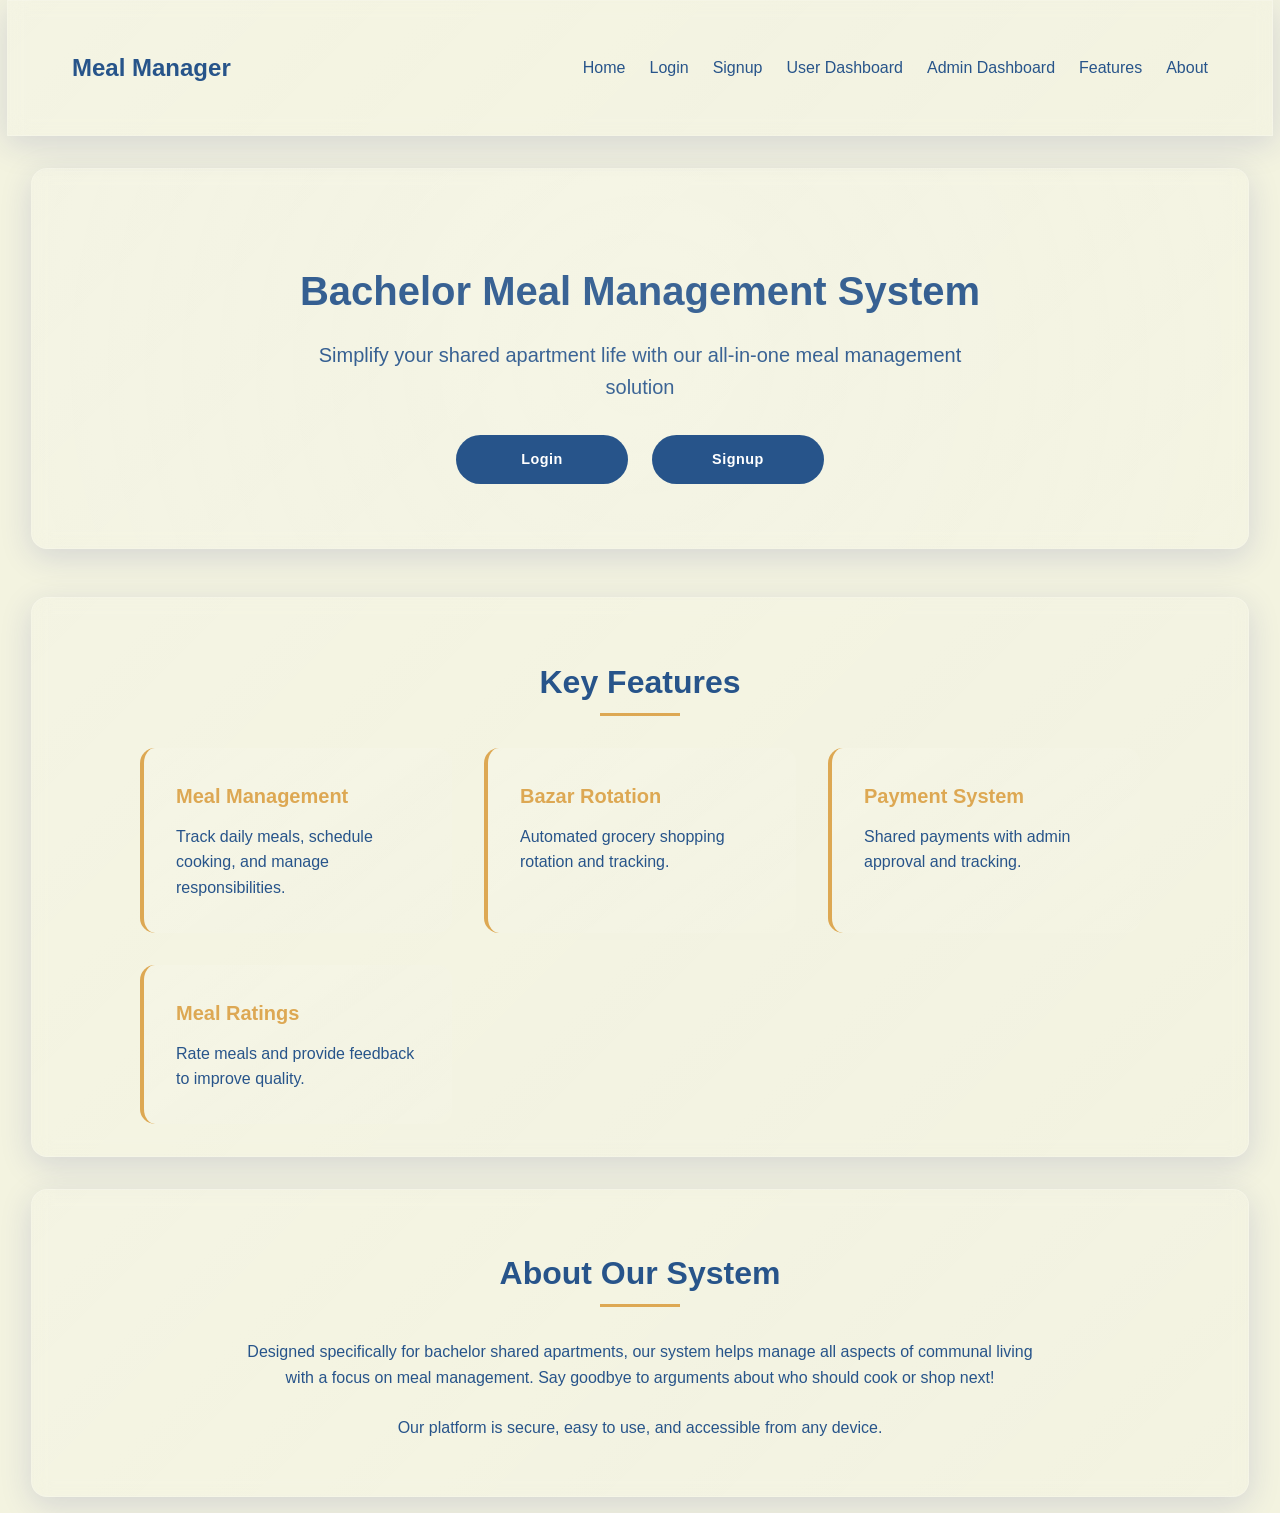
<file: index.html>
<!DOCTYPE html>
<html lang="en">
<head>
  <meta charset="UTF-8">
  <meta name="viewport" content="width=device-width, initial-scale=1.0">
  <title>Bachelor Meal Management System</title>
  <link rel="stylesheet" href="style.css">
  <style>
    /* Animation Effects */
    @keyframes fadeIn {
        from { opacity: 0; transform: translateY(20px); }
        to { opacity: 1; transform: translateY(0); }
    }

    @keyframes shimmer {
        100% { left: 100%; }
    }

    /* Enhanced Container Styling */
    .container {
        animation: fadeIn 0.5s ease-in-out;
    }

    /* Enhanced Glass Card Effect */
    .glass-card {
        background: linear-gradient(135deg, rgba(255, 255, 255, 0.1), rgba(255, 255, 255, 0.05));
        backdrop-filter: blur(10px);
        -webkit-backdrop-filter: blur(10px);
        border: 1px solid rgba(255, 255, 255, 0.18);
        box-shadow: 0 8px 32px 0 rgba(31, 38, 135, 0.15);
        transition: transform 0.3s ease, box-shadow 0.3s ease;
    }

    .glass-card:hover {
        transform: translateY(-5px);
        box-shadow: 0 12px 40px 0 rgba(31, 38, 135, 0.25);
    }

    /* Enhanced Button Styling */
    .button {
        padding: 0.7rem 1.5rem;
        border-radius: 25px;
        font-weight: 600;
        font-size: 0.9rem;
        cursor: pointer;
        transition: all 0.3s cubic-bezier(0.4, 0, 0.2, 1);
        border: 2px solid transparent;
        min-width: 120px;
        letter-spacing: 0.5px;
        position: relative;
        overflow: hidden;
        display: inline-flex;
        align-items: center;
        justify-content: center;
        gap: 0.5rem;
    }

    .button::before {
        content: '';
        position: absolute;
        top: 0;
        left: -100%;
        width: 100%;
        height: 100%;
        background: linear-gradient(
            90deg,
            transparent,
            rgba(255, 255, 255, 0.2),
            transparent
        );
        animation: shimmer 2s infinite;
    }

    /* Feature Items Enhancement */
    .feature-item {
        background: linear-gradient(145deg, rgba(255, 255, 255, 0.1), rgba(255, 255, 255, 0.05));
        border-radius: 15px;
        padding: 2rem;
        transition: all 0.3s ease;
    }

    .feature-item:hover {
        transform: translateY(-10px) scale(1.02);
        box-shadow: 0 20px 40px rgba(31, 38, 135, 0.15);
    }

    /* Hero Section Enhancement */
    .hero-section {
        position: relative;
        overflow: hidden;
    }

    .hero-section::before {
        content: '';
        position: absolute;
        top: -50%;
        left: -50%;
        width: 200%;
        height: 200%;
        background: radial-gradient(
            circle,
            rgba(255, 255, 255, 0.1) 0%,
            transparent 70%
        );
        animation: rotate 20s linear infinite;
    }

    @keyframes rotate {
        from { transform: rotate(0deg); }
        to { transform: rotate(360deg); }
    }
  </style>
</head>
<body>
  <!-- Navigation Bar -->
  <nav class="glass-card">
    <div class="nav-container">
      <a href="index.html" class="nav-logo">Meal Manager</a>
      <div class="nav-links">
        <a href="index.html">Home</a>
        <a href="login.html">Login</a>
        <a href="signup.html">Signup</a>
        <a href="user-dashboard.html">User Dashboard</a>
        <a href="admin-dashboard.html">Admin Dashboard</a>
        <a href="#features">Features</a>
        <a href="#about">About</a>
      </div>
    </div>
  </nav>

<!-- Hero Section -->
<section class="glass-card hero-section">
  <div class="hero-content">
    <h1>Bachelor Meal Management System</h1>
    <p class="hero-subtitle">Simplify your shared apartment life with our all-in-one meal management solution</p>
    <div class="hero-buttons">
      <a href="login.html" class="button">Login</a>
      <a href="signup.html" class="button">Signup</a>
    </div>
  </div>
</section>

<!-- Features Section -->
<section class="glass-card" id="features">
  <h2 class="section-heading">Key Features</h2>
  <div class="features-list">
    <div class="feature-item">
      <h3>Meal Management</h3>
      <p>Track daily meals, schedule cooking, and manage responsibilities.</p>
    </div>
    <div class="feature-item">
      <h3>Bazar Rotation</h3>
      <p>Automated grocery shopping rotation and tracking.</p>
    </div>
    <div class="feature-item">
      <h3>Payment System</h3>
      <p>Shared payments with admin approval and tracking.</p>
    </div>
    <div class="feature-item">
      <h3>Meal Ratings</h3>
      <p>Rate meals and provide feedback to improve quality.</p>
    </div>
  </div>
</section>

<!-- About Section -->
<section class="glass-card" id="about">
  <h2 class="section-heading">About Our System</h2>
  <div class="about-content">
    <p>Designed specifically for bachelor shared apartments, our system helps manage all aspects of communal living with a focus on meal management. Say goodbye to arguments about who should cook or shop next!</p>
    <p>Our platform is secure, easy to use, and accessible from any device.</p>
  </div>
</section>
</body>
</html>
</file>
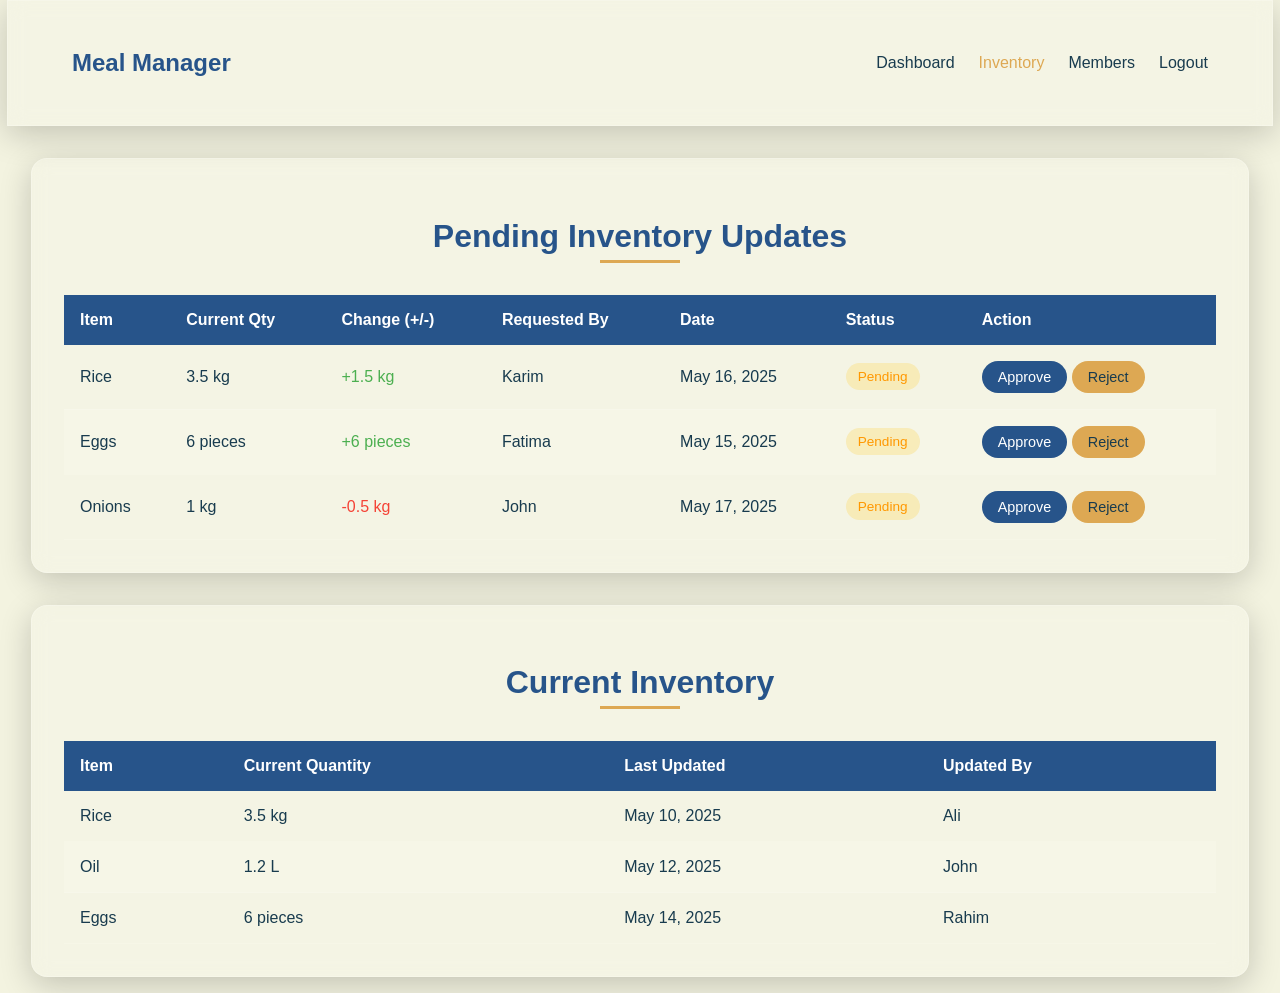
<file: admin-inventory.html>
<!DOCTYPE html>
<html lang="en">
<head>
  <meta charset="UTF-8">
  <meta name="viewport" content="width=device-width, initial-scale=1.0">
  <title>Admin Bazar | Bachelor Meal System</title>
  <style>
    :root {
      --light-bg: #F3F3E0;
      --primary: #27548A;
      --dark-primary: #183B4E;
      --accent: #DDA853;
      --glass-bg: rgba(255, 255, 255, 0.15);
      --glass-border: rgba(255, 255, 255, 0.2);
    }

    body {
      font-family: 'Segoe UI', Tahoma, Geneva, Verdana, sans-serif;
      margin: 0;
      background-color: var(--light-bg);
      color: var(--dark-primary);
      display: flex;
      flex-direction: column;
      align-items: center;
      min-height: 100vh;
    }

    /* Navigation Bar */
    nav.glass-card {
      width: 100%;
      border-radius: 0;
      margin-top: 0;
      position: sticky;
      top: 0;
      z-index: 100;
    }

    .nav-container {
      display: flex;
      justify-content: space-between;
      align-items: center;
      padding: 1rem 2rem;
      max-width: 1200px;
      margin: 0 auto;
    }

    .nav-logo {
      font-weight: bold;
      font-size: 1.5rem;
      text-decoration: none;
      color: var(--primary);
    }

    .nav-links {
      display: flex;
      gap: 1.5rem;
    }

    .nav-links a {
      text-decoration: none;
      color: var(--dark-primary);
      font-weight: 500;
      transition: color 0.3s;
    }

    .nav-links a:hover, .nav-links a.active {
      color: var(--accent);
      text-decoration: none;
    }

    /* Glass Card */
    .glass-card {
      background: var(--glass-bg);
      border: 1px solid var(--glass-border);
      border-radius: 1rem;
      padding: 2rem;
      backdrop-filter: blur(10px);
      box-shadow: 0 8px 32px 0 rgba(0, 0, 0, 0.2);
      width: 90%;
      max-width: 1200px;
      margin: 1rem auto;
    }

    /* Section Headings */
    .section-heading {
      text-align: center;
      margin-bottom: 2rem;
      color: var(--primary);
      font-size: 2rem;
      position: relative;
      padding-bottom: 0.5rem;
    }

    .section-heading::after {
      content: '';
      position: absolute;
      bottom: 0;
      left: 50%;
      transform: translateX(-50%);
      width: 80px;
      height: 3px;
      background: var(--accent);
    }

    /* Tables */
    .inventory-table {
      width: 100%;
      border-collapse: collapse;
      margin-top: 1rem;
    }

    .inventory-table th {
      background: var(--primary);
      color: white;
      text-align: left;
      padding: 1rem;
    }

    .inventory-table td {
      padding: 1rem;
      border-bottom: 1px solid rgba(255, 255, 255, 0.1);
    }

    .inventory-table tr:nth-child(even) {
      background: rgba(255, 255, 255, 0.1);
    }

    .inventory-table tr:hover {
      background: rgba(255, 255, 255, 0.2);
    }

    /* Buttons */
    .button {
      display: inline-block;
      padding: 0.75rem 1.5rem;
      border-radius: 25px;
      text-decoration: none;
      color: white;
      background-color: var(--primary);
      transition: all 0.3s ease;
      font-weight: 500;
      border: none;
      cursor: pointer;
    }

    .button:hover {
      background-color: var(--dark-primary);
      transform: translateY(-2px);
    }

    .btn-accent {
      background-color: var(--accent);
      color: var(--dark-primary);
    }

    .btn-accent:hover {
      background-color: #c49344;
    }

    .btn-sm {
      padding: 0.5rem 1rem;
      font-size: 0.9rem;
    }

    /* Status Badges */
    .badge {
      padding: 0.35rem 0.75rem;
      border-radius: 20px;
      font-size: 0.85rem;
      font-weight: 500;
      display: inline-block;
    }

    .badge-pending {
      background-color: rgba(255, 193, 7, 0.2);
      color: #ff9800;
    }

    .badge-approved {
      background-color: rgba(76, 175, 80, 0.2);
      color: #4caf50;
    }

    .badge-rejected {
      background-color: rgba(244, 67, 54, 0.2);
      color: #f44336;
    }

    /* Change Indicators */
    .change-positive {
      color: #4caf50;
    }

    .change-negative {
      color: #f44336;
    }

    /* Responsive Design */
    @media (max-width: 768px) {
      .nav-container {
        flex-direction: column;
        padding: 1rem;
      }

      .nav-links {
        margin-top: 1rem;
        flex-wrap: wrap;
        justify-content: center;
      }

      .section-heading {
        font-size: 1.75rem;
      }
    }

    @media (max-width: 480px) {
      .section-heading {
        font-size: 1.5rem;
      }
      
      .inventory-table {
        display: block;
        overflow-x: auto;
      }
    }
  </style>
</head>
<body>
  <!-- Navigation Bar -->
  <nav class="glass-card">
    <div class="nav-container">
      <a href="index.html" class="nav-logo">Meal Manager</a>
      <div class="nav-links">
        <a href="admin-dashboard.html">Dashboard</a>
        <!-- <a href="admin-payments.html">Payments</a> -->
        <a href="admin-inventory.html" class="active">Inventory</a>
        <a href="admin-members.html">Members</a>
        <a href="logout.html">Logout</a>
      </div>
    </div>
  </nav>

  <div class="glass-card">
    <h2 class="section-heading">Pending Inventory Updates</h2>
    
    <table class="inventory-table">
      <thead>
        <tr>
          <th>Item</th>
          <th>Current Qty</th>
          <th>Change (+/-)</th>
          <th>Requested By</th>
          <th>Date</th>
          <th>Status</th>
          <th>Action</th>
        </tr>
      </thead>
      <tbody>
        <tr>
          <td>Rice</td>
          <td>3.5 kg</td>
          <td class="change-positive">+1.5 kg</td>
          <td>Karim</td>
          <td>May 16, 2025</td>
          <td><span class="badge badge-pending">Pending</span></td>
          <td>
            <button class="button btn-sm">Approve</button>
            <button class="button btn-sm btn-accent">Reject</button>
          </td>
        </tr>
        <tr>
          <td>Eggs</td>
          <td>6 pieces</td>
          <td class="change-positive">+6 pieces</td>
          <td>Fatima</td>
          <td>May 15, 2025</td>
          <td><span class="badge badge-pending">Pending</span></td>
          <td>
            <button class="button btn-sm">Approve</button>
            <button class="button btn-sm btn-accent">Reject</button>
          </td>
        </tr>
        <tr>
          <td>Onions</td>
          <td>1 kg</td>
          <td class="change-negative">-0.5 kg</td>
          <td>John</td>
          <td>May 17, 2025</td>
          <td><span class="badge badge-pending">Pending</span></td>
          <td>
            <button class="button btn-sm">Approve</button>
            <button class="button btn-sm btn-accent">Reject</button>
          </td>
        </tr>
      </tbody>
    </table>
  </div>

  <div class="glass-card">
    <h2 class="section-heading">Current Inventory</h2>
    
    <table class="inventory-table">
      <thead>
        <tr>
          <th>Item</th>
          <th>Current Quantity</th>
          <th>Last Updated</th>
          <th>Updated By</th>
        </tr>
      </thead>
      <tbody>
        <tr>
          <td>Rice</td>
          <td>3.5 kg</td>
          <td>May 10, 2025</td>
          <td>Ali</td>
        </tr>
        <tr>
          <td>Oil</td>
          <td>1.2 L</td>
          <td>May 12, 2025</td>
          <td>John</td>
        </tr>
        <tr>
          <td>Eggs</td>
          <td>6 pieces</td>
          <td>May 14, 2025</td>
          <td>Rahim</td>
        </tr>
      </tbody>
    </table>
  </div>

  <script>
    // Approve/Reject Inventory Updates
    document.querySelectorAll('.button').forEach(btn => {
      if (btn.textContent === 'Approve' && !btn.disabled) {
        btn.addEventListener('click', function() {
          const row = this.closest('tr');
          const itemName = row.querySelector('td:first-child').textContent;
          const changeCell = row.querySelector('td:nth-child(3)');
          const changeText = changeCell.textContent;
          const statusCell = row.querySelector('td:nth-child(6)');
          
          statusCell.innerHTML = '<span class="badge badge-approved">Approved</span>';
          row.querySelectorAll('button').forEach(b => b.disabled = true);
          
          alert(`Inventory update approved for ${itemName} (${changeText})`);
        });
      }
      
      if (btn.textContent === 'Reject' && !btn.disabled) {
        btn.addEventListener('click', function() {
          const row = this.closest('tr');
          const itemName = row.querySelector('td:first-child').textContent;
          const changeText = row.querySelector('td:nth-child(3)').textContent;
          const statusCell = row.querySelector('td:nth-child(6)');
          
          if (confirm(`Reject inventory change for ${itemName} (${changeText})?`)) {
            statusCell.innerHTML = '<span class="badge badge-rejected">Rejected</span>';
            row.querySelectorAll('button').forEach(b => b.disabled = true);
            alert(`Inventory change for ${itemName} has been rejected`);
          }
        });
      }
    });
  </script>
</body>
</html>
</file>
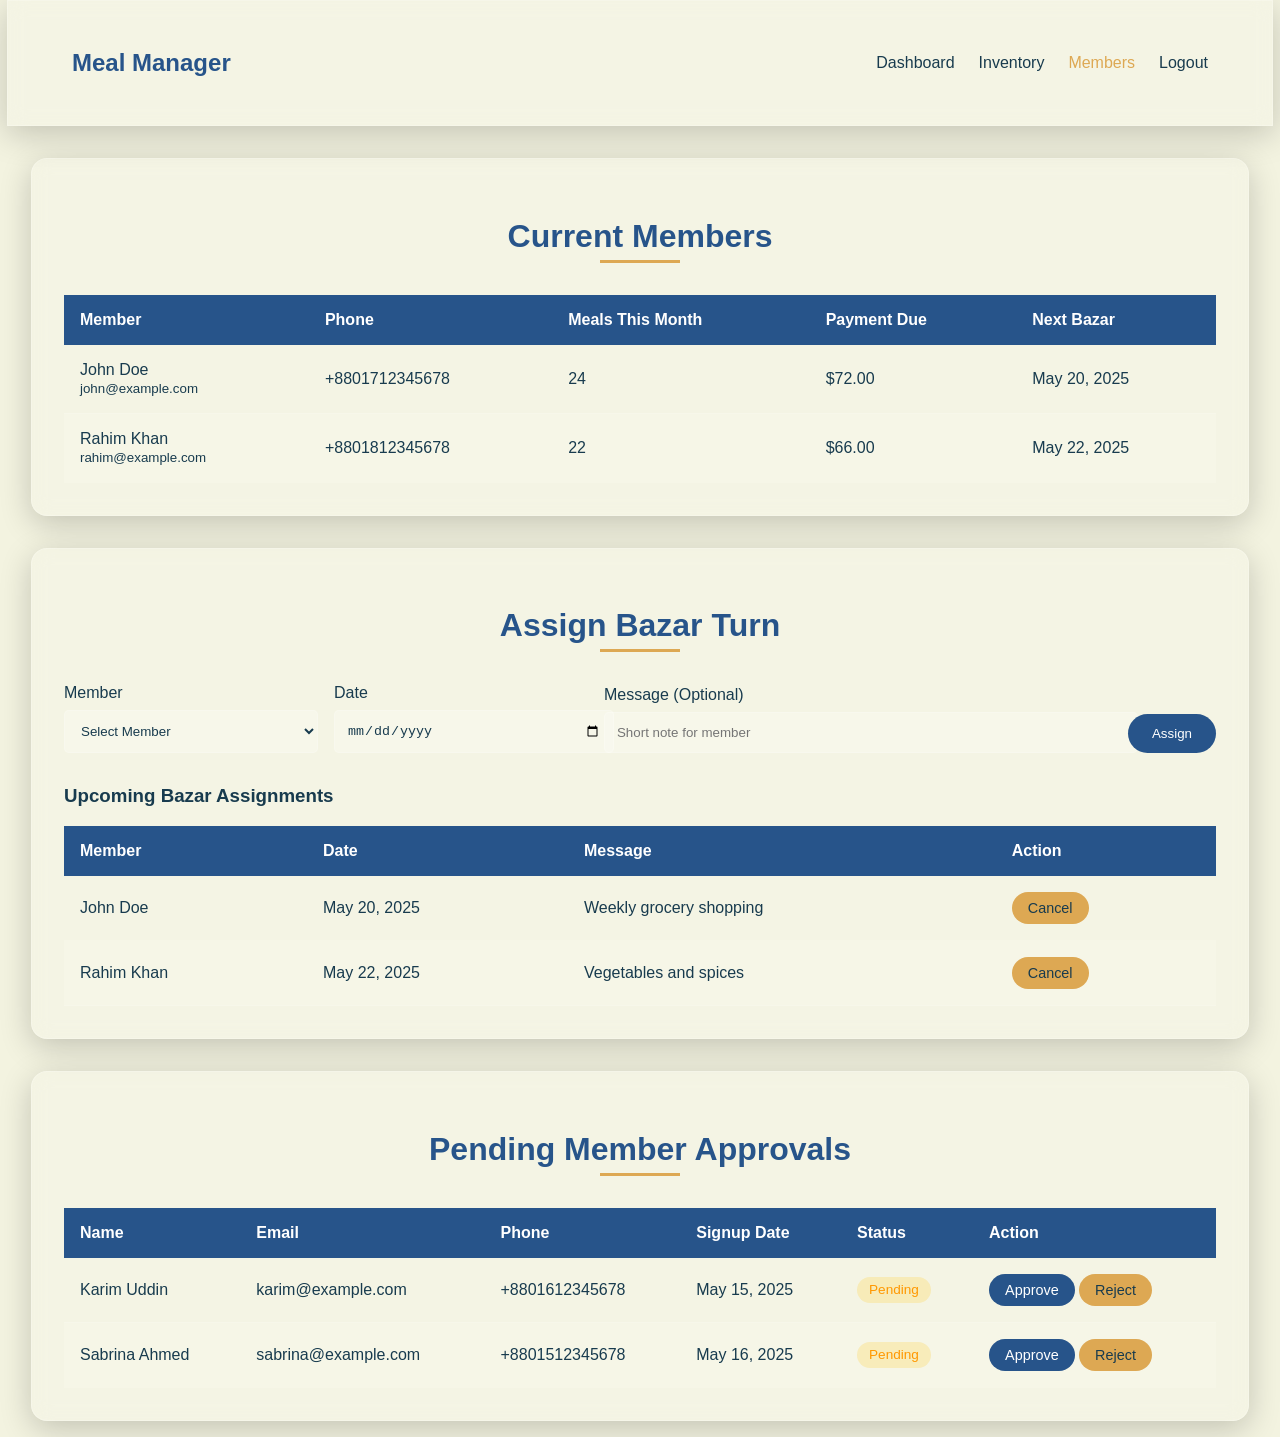
<file: admin-members.html>
<!DOCTYPE html>
<html lang="en">
<head>
  <meta charset="UTF-8">
  <meta name="viewport" content="width=device-width, initial-scale=1.0">
  <title>Manage Members | Meal Manager</title>
  <style>
    :root {
      --light-bg: #F3F3E0;
      --primary: #27548A;
      --dark-primary: #183B4E;
      --accent: #DDA853;
      --glass-bg: rgba(255, 255, 255, 0.15);
      --glass-border: rgba(255, 255, 255, 0.2);
    }

    body {
      font-family: 'Segoe UI', Tahoma, Geneva, Verdana, sans-serif;
      margin: 0;
      background-color: var(--light-bg);
      color: var(--dark-primary);
      display: flex;
      flex-direction: column;
      align-items: center;
      min-height: 100vh;
    }

    /* Navigation Bar */
    nav.glass-card {
      width: 100%;
      border-radius: 0;
      margin-top: 0;
      position: sticky;
      top: 0;
      z-index: 100;
    }

    .nav-container {
      display: flex;
      justify-content: space-between;
      align-items: center;
      padding: 1rem 2rem;
      max-width: 1200px;
      margin: 0 auto;
    }

    .nav-logo {
      font-weight: bold;
      font-size: 1.5rem;
      text-decoration: none;
      color: var(--primary);
    }

    .nav-links {
      display: flex;
      gap: 1.5rem;
    }

    .nav-links a {
      text-decoration: none;
      color: var(--dark-primary);
      font-weight: 500;
      transition: color 0.3s;
    }

    .nav-links a:hover, .nav-links a.active {
      color: var(--accent);
      text-decoration: none;
    }

    /* Glass Card */
    .glass-card {
      background: var(--glass-bg);
      border: 1px solid var(--glass-border);
      border-radius: 1rem;
      padding: 2rem;
      backdrop-filter: blur(10px);
      box-shadow: 0 8px 32px 0 rgba(0, 0, 0, 0.2);
      width: 90%;
      max-width: 1200px;
      margin: 1rem auto;
    }

    /* Section Headings */
    .section-heading {
      text-align: center;
      margin-bottom: 2rem;
      color: var(--primary);
      font-size: 2rem;
      position: relative;
      padding-bottom: 0.5rem;
    }

    .section-heading::after {
      content: '';
      position: absolute;
      bottom: 0;
      left: 50%;
      transform: translateX(-50%);
      width: 80px;
      height: 3px;
      background: var(--accent);
    }

    /* Members Table */
    .members-table {
      width: 100%;
      border-collapse: collapse;
      margin-top: 1rem;
    }

    .members-table th {
      background: var(--primary);
      color: white;
      text-align: left;
      padding: 1rem;
    }

    .members-table td {
      padding: 1rem;
      border-bottom: 1px solid rgba(255, 255, 255, 0.1);
    }

    .members-table tr:nth-child(even) {
      background: rgba(255, 255, 255, 0.1);
    }

    .members-table tr:hover {
      background: rgba(255, 255, 255, 0.2);
    }

    /* Buttons */
    .button {
      display: inline-block;
      padding: 0.75rem 1.5rem;
      border-radius: 25px;
      text-decoration: none;
      color: white;
      background-color: var(--primary);
      transition: all 0.3s ease;
      font-weight: 500;
      border: none;
      cursor: pointer;
    }

    .button:hover {
      background-color: var(--dark-primary);
      transform: translateY(-2px);
    }

    .btn-accent {
      background-color: var(--accent);
      color: var(--dark-primary);
    }

    .btn-accent:hover {
      background-color: #c49344;
    }

    .btn-sm {
      padding: 0.5rem 1rem;
      font-size: 0.9rem;
    }

    /* Status Badges */
    .badge {
      padding: 0.35rem 0.75rem;
      border-radius: 20px;
      font-size: 0.85rem;
      font-weight: 500;
      display: inline-block;
    }

    .badge-pending {
      background-color: rgba(255, 193, 7, 0.2);
      color: #ff9800;
    }

    .badge-approved {
      background-color: rgba(76, 175, 80, 0.2);
      color: #4caf50;
    }

    /* Forms */
    .bazar-assign-form {
      display: grid;
      grid-template-columns: 1fr 1fr 2fr auto;
      gap: 1rem;
      align-items: end;
      margin-bottom: 2rem;
    }

    .form-group {
      margin-bottom: 0;
    }

    .form-group label {
      display: block;
      margin-bottom: 0.5rem;
      font-weight: 500;
    }

    .form-control {
      width: 100%;
      padding: 0.75rem;
      border: 1px solid var(--glass-border);
      border-radius: 5px;
      background: rgba(255, 255, 255, 0.2);
      color: var(--dark-primary);
    }

    /* Responsive Design */
    @media (max-width: 768px) {
      .nav-container {
        flex-direction: column;
        padding: 1rem;
      }

      .nav-links {
        margin-top: 1rem;
        flex-wrap: wrap;
        justify-content: center;
      }

      .section-heading {
        font-size: 1.75rem;
      }
      
      .bazar-assign-form {
        grid-template-columns: 1fr;
      }
    }

    @media (max-width: 480px) {
      .section-heading {
        font-size: 1.5rem;
      }
      
      .members-table {
        display: block;
        overflow-x: auto;
      }
    }
  </style>
</head>
<body>
  <!-- Navigation Bar -->
  <nav class="glass-card">
    <div class="nav-container">
      <a href="index.html" class="nav-logo">Meal Manager</a>
      <div class="nav-links">
        <a href="admin-dashboard.html">Dashboard</a>
        <!-- <a href="admin-payments.html">Payments</a> -->
        <a href="admin-inventory.html">Inventory</a>
        <a href="admin-members.html" class="active">Members</a>
        <a href="logout.html">Logout</a>
      </div>
    </div>
  </nav>

  <div class="glass-card">
    <h2 class="section-heading">Current Members</h2>
    
    <table class="members-table">
      <thead>
        <tr>
          <th>Member</th>
          <th>Phone</th>
          <th>Meals This Month</th>
          <th>Payment Due</th>
          <th>Next Bazar</th>
        </tr>
      </thead>
      <tbody>
        <!-- Member 1 -->
        <tr>
          <td>John Doe<br><small>john@example.com</small></td>
          <td>+8801712345678</td>
          <td>24</td>
          <td>$72.00</td>
          <td>May 20, 2025</td>
        </tr>
        
        <!-- Member 2 -->
        <tr>
          <td>Rahim Khan<br><small>rahim@example.com</small></td>
          <td>+8801812345678</td>
          <td>22</td>
          <td>$66.00</td>
          <td>May 22, 2025</td>
        </tr>
      </tbody>
    </table>
  </div>

  <div class="glass-card">
    <h2 class="section-heading">Assign Bazar Turn</h2>
    
    <div class="bazar-assign-form">
      <div class="form-group">
        <label for="bazar-member">Member</label>
        <select id="bazar-member" class="form-control">
          <option value="">Select Member</option>
          <option value="john">John Doe</option>
          <option value="rahim">Rahim Khan</option>
          <option value="fatima">Fatima Akter</option>
          <option value="karim">Karim Uddin</option>
        </select>
      </div>
      
      <div class="form-group">
        <label for="bazar-date">Date</label>
        <input type="date" id="bazar-date" class="form-control">
      </div>
      
      <div class="form-group">
        <label for="bazar-message">Message (Optional)</label>
        <input type="text" id="bazar-message" class="form-control" placeholder="Short note for member">
      </div>
      
      <div class="form-group">
        <button class="button">Assign</button>
      </div>
    </div>
    
    <h3>Upcoming Bazar Assignments</h3>
    <table class="members-table">
      <thead>
        <tr>
          <th>Member</th>
          <th>Date</th>
          <th>Message</th>
          <th>Action</th>
        </tr>
      </thead>
      <tbody>
        <tr>
          <td>John Doe</td>
          <td>May 20, 2025</td>
          <td>Weekly grocery shopping</td>
          <td><button class="button btn-sm btn-accent">Cancel</button></td>
        </tr>
        <tr>
          <td>Rahim Khan</td>
          <td>May 22, 2025</td>
          <td>Vegetables and spices</td>
          <td><button class="button btn-sm btn-accent">Cancel</button></td>
        </tr>
      </tbody>
    </table>
  </div>

  <div class="glass-card">
    <h2 class="section-heading">Pending Member Approvals</h2>
    
    <table class="members-table">
      <thead>
        <tr>
          <th>Name</th>
          <th>Email</th>
          <th>Phone</th>
          <th>Signup Date</th>
          <th>Status</th>
          <th>Action</th>
        </tr>
      </thead>
      <tbody>
        <tr>
          <td>Karim Uddin</td>
          <td>karim@example.com</td>
          <td>+8801612345678</td>
          <td>May 15, 2025</td>
          <td><span class="badge badge-pending">Pending</span></td>
          <td>
            <button class="button btn-sm">Approve</button>
            <button class="button btn-sm btn-accent">Reject</button>
          </td>
        </tr>
        <tr>
          <td>Sabrina Ahmed</td>
          <td>sabrina@example.com</td>
          <td>+8801512345678</td>
          <td>May 16, 2025</td>
          <td><span class="badge badge-pending">Pending</span></td>
          <td>
            <button class="button btn-sm">Approve</button>
            <button class="button btn-sm btn-accent">Reject</button>
          </td>
        </tr>
      </tbody>
    </table>
  </div>

  <script>
    // Approve/Reject Member buttons
    document.querySelectorAll('.button').forEach(btn => {
      if (btn.textContent === 'Approve') {
        btn.addEventListener('click', function() {
          const row = this.closest('tr');
          const memberName = row.querySelector('td:first-child').textContent;
          const statusCell = row.querySelector('td:nth-child(5)');
          
          statusCell.innerHTML = '<span class="badge badge-approved">Approved</span>';
          row.querySelectorAll('button').forEach(b => b.disabled = true);
          
          alert(`${memberName} has been approved as a new member!`);
        });
      }
      
      if (btn.textContent === 'Reject') {
        btn.addEventListener('click', function() {
          const row = this.closest('tr');
          const memberName = row.querySelector('td:first-child').textContent;
          
          if (confirm(`Are you sure you want to reject ${memberName}'s membership request?`)) {
            row.remove();
            alert(`${memberName}'s request has been rejected`);
          }
        });
      }
    });

    // Assign Bazar Turn
    document.querySelector('.bazar-assign-form .button').addEventListener('click', function() {
      const memberSelect = document.getElementById('bazar-member');
      const dateInput = document.getElementById('bazar-date');
      const messageInput = document.getElementById('bazar-message');
      
      if (!memberSelect.value) {
        alert('Please select a member');
        return;
      }
      
      if (!dateInput.value) {
        alert('Please select a date');
        return;
      }
      
      const memberName = memberSelect.options[memberSelect.selectedIndex].text;
      const formattedDate = new Date(dateInput.value).toLocaleDateString();
      const message = messageInput.value || 'No message';
      
      alert(`Bazar assigned to ${memberName} on ${formattedDate}\nMessage: ${message}`);
      
      // In real app, would add to upcoming assignments table
      memberSelect.value = '';
      dateInput.value = '';
      messageInput.value = '';
    });

    // Cancel Bazar Assignment
    document.querySelectorAll('.btn-accent').forEach(btn => {
      if (btn.textContent === 'Cancel') {
        btn.addEventListener('click', function() {
          const row = this.closest('tr');
          const memberName = row.querySelector('td:first-child').textContent;
          
          if (confirm(`Cancel bazar assignment for ${memberName}?`)) {
            row.remove();
          }
        });
      }
    });
  </script>
</body>
</html>
</file>
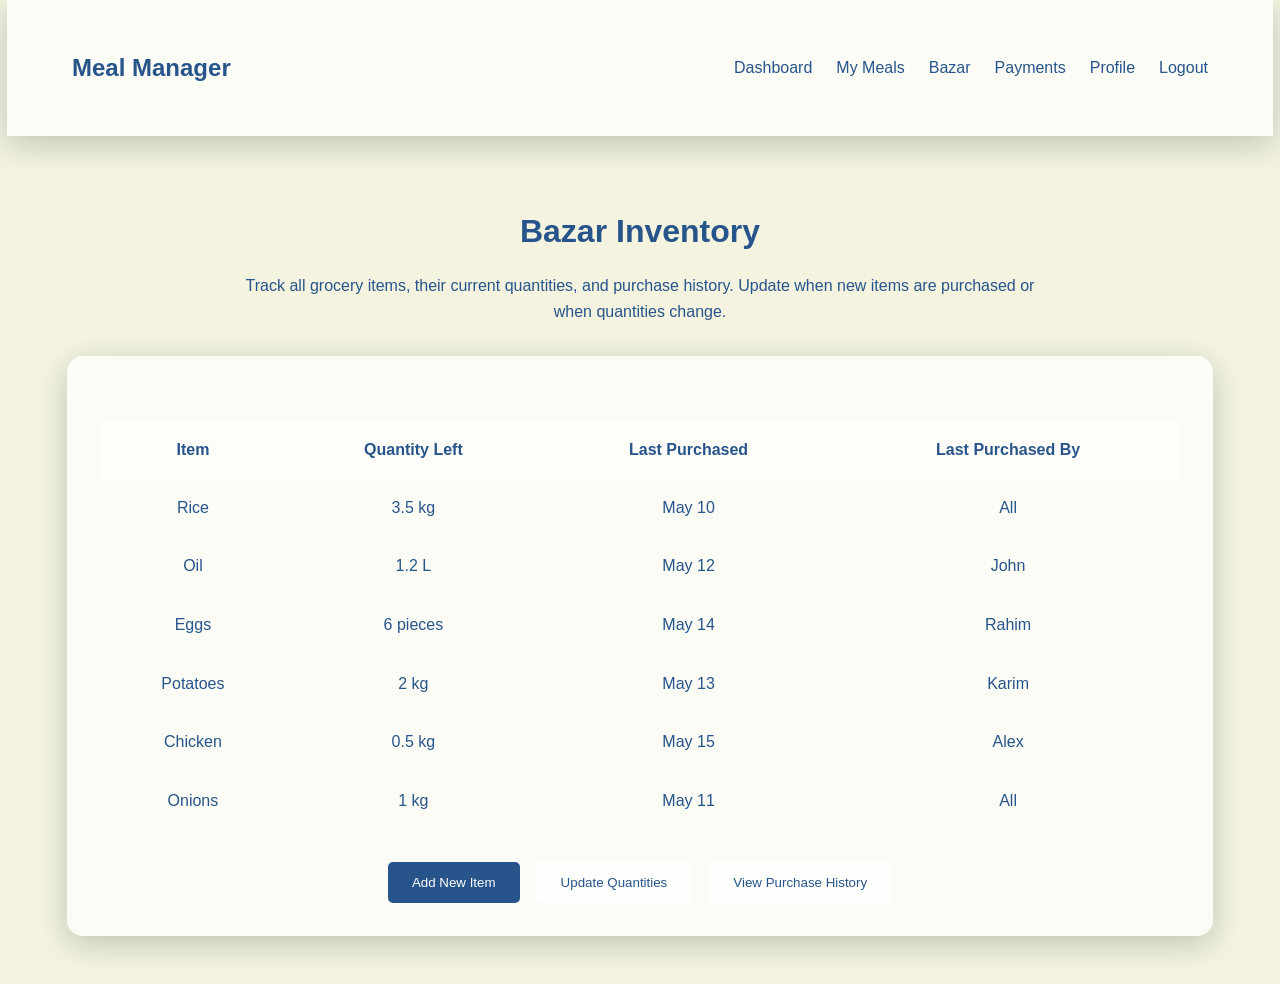
<file: bazar.html>
<!DOCTYPE html>
<html lang="en">
<head>
  <meta charset="UTF-8">
  <meta name="viewport" content="width=device-width, initial-scale=1.0">
  <title>Bazar Inventory | Bachelor Meal System</title>
  <link rel="stylesheet" href="style.css">
  <style>
    /* Bazar Page Specific Styles */
    .bazar-container {
      width: 100%;
      max-width: 1200px;
      margin: 2rem auto;
      padding: 0 1rem;
    }

    .bazar-header {
      text-align: center;
      margin-bottom: 2rem;
    }

    .bazar-header h1 {
      color: var(--primary);
      margin-bottom: 1rem;
    }

    .bazar-header p {
      color: var(--dark-primary);
      max-width: 800px;
      margin: 0 auto;
    }

    /* Inventory Table */
    .inventory-table {
      width: 100%;
      border-collapse: collapse;
      margin-top: 2rem;
    }

    .inventory-table th {
      background: rgba(255, 255, 255, 0.3);
      text-align: center;
      padding: 1rem;
      position: sticky;
      top: 0;
    }

    .inventory-table td {
      padding: 1rem;
      border-bottom: 1px solid rgba(255, 255, 255, 0.1);
      text-align: center;
    }

    .inventory-table tr:hover {
      background: rgba(255, 255, 255, 0.1);
    }

    /* Action Buttons */
    .action-btns {
      display: flex;
      justify-content: center;
      gap: 1rem;
      margin-top: 2rem;
    }

    .btn {
      padding: 0.75rem 1.5rem;
      border-radius: 5px;
      border: none;
      cursor: pointer;
      font-weight: 500;
      transition: all 0.3s;
    }

    .btn-primary {
      background: var(--primary);
      color: white;
    }

    .btn-primary:hover {
      background: var(--dark-primary);
    }

    .btn-secondary {
      background: var(--glass-bg);
      color: var(--dark-primary);
      border: 1px solid var(--glass-border);
    }

    .btn-secondary:hover {
      background: rgba(255, 255, 255, 0.2);
    }

    /* Responsive Design */
    @media (max-width: 768px) {
      .inventory-table {
        display: block;
        overflow-x: auto;
      }
      
      .action-btns {
        flex-direction: column;
      }
      
      .btn {
        width: 100%;
      }
    }
  </style>
</head>
<body>
  <!-- Navigation Bar -->
  <nav class="glass-card">
    <div class="nav-container">
      <a href="index.html" class="nav-logo">Meal Manager</a>
      <div class="nav-links">
        <a href="user-dashboard.html">Dashboard</a>
        <a href="meals.html">My Meals</a>
        <a href="bazar.html" class="active">Bazar</a>
        <a href="payments.html">Payments</a>
        <a href="profile.html">Profile</a>
        <a href="logout.html">Logout</a>
      </div>
    </div>
  </nav>

  <main class="bazar-container">
    <header class="bazar-header">
      <h1>Bazar Inventory</h1>
      <p>Track all grocery items, their current quantities, and purchase history. Update when new items are purchased or when quantities change.</p>
    </header>

    <section class="glass-card">
      <table class="inventory-table">
        <thead>
          <tr>
            <th>Item</th>
            <th>Quantity Left</th>
            <th>Last Purchased</th>
            <th>Last Purchased By</th>
          </tr>
        </thead>
        <tbody>
          <tr>
            <td>Rice</td>
            <td>3.5 kg</td>
            <td>May 10</td>
            <td>All</td>
          </tr>
          <tr>
            <td>Oil</td>
            <td>1.2 L</td>
            <td>May 12</td>
            <td>John</td>
          </tr>
          <tr>
            <td>Eggs</td>
            <td>6 pieces</td>
            <td>May 14</td>
            <td>Rahim</td>
          </tr>
          <tr>
            <td>Potatoes</td>
            <td>2 kg</td>
            <td>May 13</td>
            <td>Karim</td>
          </tr>
          <tr>
            <td>Chicken</td>
            <td>0.5 kg</td>
            <td>May 15</td>
            <td>Alex</td>
          </tr>
          <tr>
            <td>Onions</td>
            <td>1 kg</td>
            <td>May 11</td>
            <td>All</td>
          </tr>
        </tbody>
      </table>

      <div class="action-btns">
        <button class="btn btn-primary">Add New Item</button>
        <button class="btn btn-secondary">Update Quantities</button>
        <button class="btn btn-secondary">View Purchase History</button>
      </div>
    </section>
  </main>
</body>
</html>
</file>
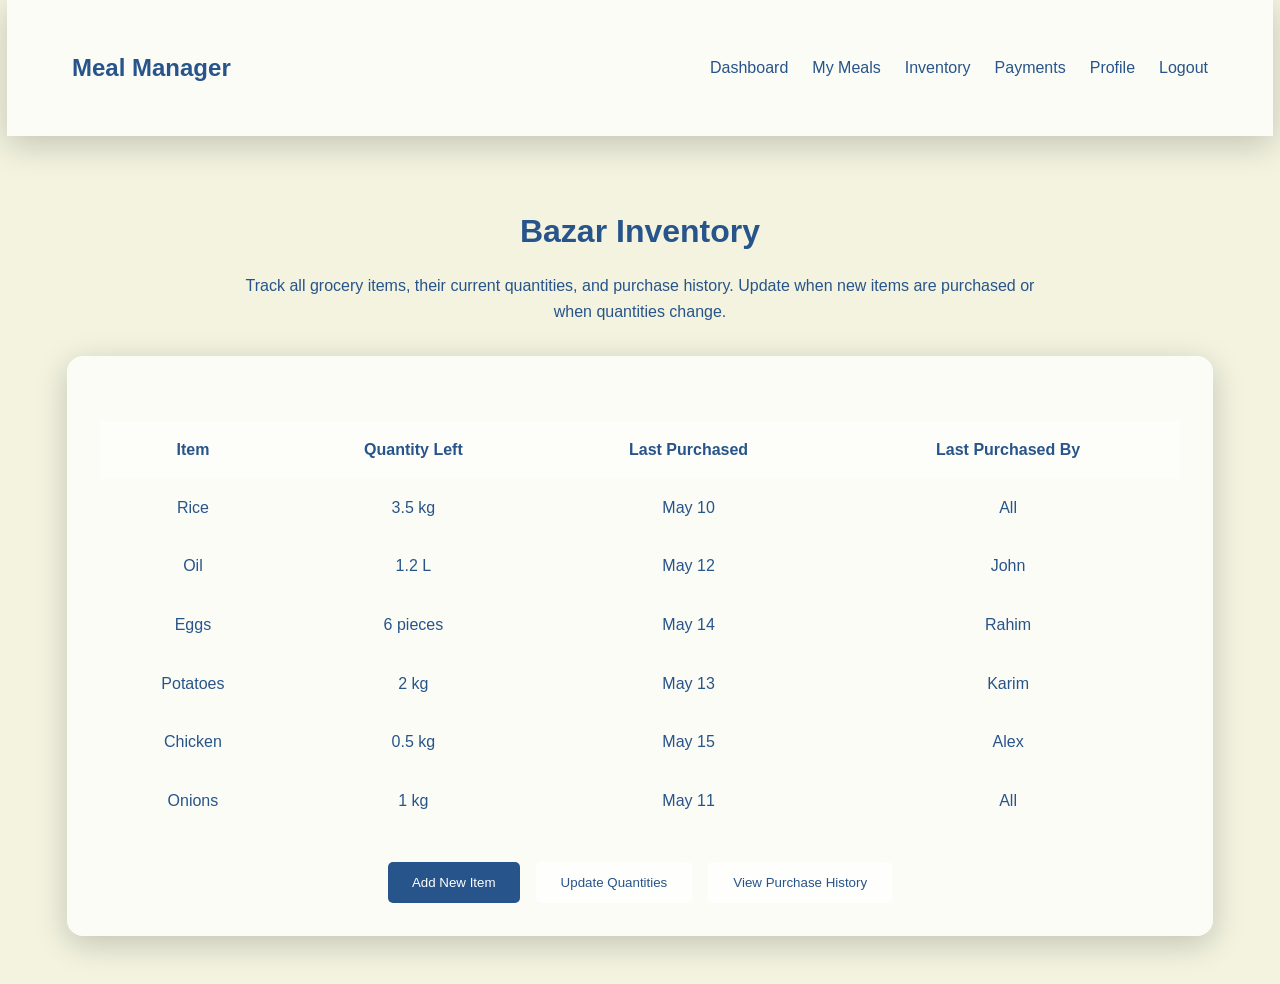
<file: inventory.html>
<!DOCTYPE html>
<html lang="en">
<head>
  <meta charset="UTF-8">
  <meta name="viewport" content="width=device-width, initial-scale=1.0">
  <title>Inventory | Bachelor Meal System</title>
  <link rel="stylesheet" href="style.css">
  <style>
    /* Bazar Page Specific Styles */
    .bazar-container {
      width: 100%;
      max-width: 1200px;
      margin: 2rem auto;
      padding: 0 1rem;
    }

    .bazar-header {
      text-align: center;
      margin-bottom: 2rem;
    }

    .bazar-header h1 {
      color: var(--primary);
      margin-bottom: 1rem;
    }

    .bazar-header p {
      color: var(--dark-primary);
      max-width: 800px;
      margin: 0 auto;
    }

    /* Inventory Table */
    .inventory-table {
      width: 100%;
      border-collapse: collapse;
      margin-top: 2rem;
    }

    .inventory-table th {
      background: rgba(255, 255, 255, 0.3);
      text-align: center;
      padding: 1rem;
      position: sticky;
      top: 0;
    }

    .inventory-table td {
      padding: 1rem;
      border-bottom: 1px solid rgba(255, 255, 255, 0.1);
      text-align: center;
    }

    .inventory-table tr:hover {
      background: rgba(255, 255, 255, 0.1);
    }

    /* Action Buttons */
    .action-btns {
      display: flex;
      justify-content: center;
      gap: 1rem;
      margin-top: 2rem;
    }

    .btn {
      padding: 0.75rem 1.5rem;
      border-radius: 5px;
      border: none;
      cursor: pointer;
      font-weight: 500;
      transition: all 0.3s;
    }

    .btn-primary {
      background: var(--primary);
      color: white;
    }

    .btn-primary:hover {
      background: var(--dark-primary);
    }

    .btn-secondary {
      background: var(--glass-bg);
      color: var(--dark-primary);
      border: 1px solid var(--glass-border);
    }

    .btn-secondary:hover {
      background: rgba(255, 255, 255, 0.2);
    }

    /* Responsive Design */
    @media (max-width: 768px) {
      .inventory-table {
        display: block;
        overflow-x: auto;
      }
      
      .action-btns {
        flex-direction: column;
      }
      
      .btn {
        width: 100%;
      }
    }
  </style>
</head>
<body>
  <!-- Navigation Bar -->
  <nav class="glass-card">
    <div class="nav-container">
      <a href="index.html" class="nav-logo">Meal Manager</a>
      <div class="nav-links">
        <a href="user-dashboard.html">Dashboard</a>
        <a href="meals.html">My Meals</a>
        <a href="inventory.html" class="active">Inventory</a>
        <a href="payments.html">Payments</a>
        <a href="profile.html">Profile</a>
        <a href="logout.html">Logout</a>
      </div>
    </div>
  </nav>

  <main class="bazar-container">
    <header class="bazar-header">
      <h1>Bazar Inventory</h1>
      <p>Track all grocery items, their current quantities, and purchase history. Update when new items are purchased or when quantities change.</p>
    </header>

    <section class="glass-card">
      <table class="inventory-table">
        <thead>
          <tr>
            <th>Item</th>
            <th>Quantity Left</th>
            <th>Last Purchased</th>
            <th>Last Purchased By</th>
          </tr>
        </thead>
        <tbody>
          <tr>
            <td>Rice</td>
            <td>3.5 kg</td>
            <td>May 10</td>
            <td>All</td>
          </tr>
          <tr>
            <td>Oil</td>
            <td>1.2 L</td>
            <td>May 12</td>
            <td>John</td>
          </tr>
          <tr>
            <td>Eggs</td>
            <td>6 pieces</td>
            <td>May 14</td>
            <td>Rahim</td>
          </tr>
          <tr>
            <td>Potatoes</td>
            <td>2 kg</td>
            <td>May 13</td>
            <td>Karim</td>
          </tr>
          <tr>
            <td>Chicken</td>
            <td>0.5 kg</td>
            <td>May 15</td>
            <td>Alex</td>
          </tr>
          <tr>
            <td>Onions</td>
            <td>1 kg</td>
            <td>May 11</td>
            <td>All</td>
          </tr>
        </tbody>
      </table>

      <div class="action-btns">
        <button class="btn btn-primary">Add New Item</button>
        <button class="btn btn-secondary">Update Quantities</button>
        <button class="btn btn-secondary">View Purchase History</button>
      </div>
    </section>
  </main>
</body>
</html>
</file>
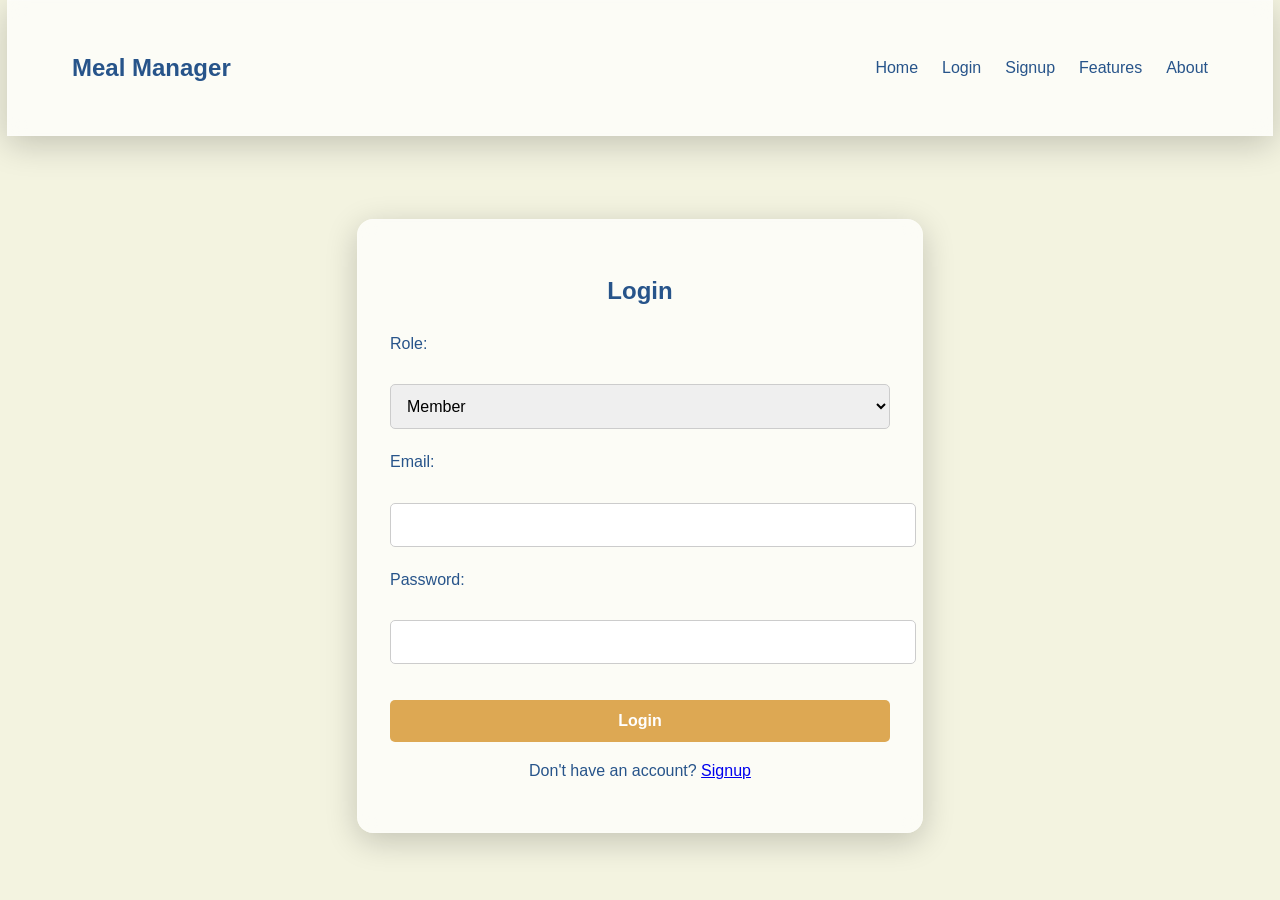
<file: login.html>
<!DOCTYPE html>
<html lang="en">
<head>
  <meta charset="UTF-8">
  <title>Login - Bachelor Meal System</title>
  <link rel="stylesheet" href="style.css">
</head>
<body>
  <!-- Navigation Bar -->
  <nav class="glass-card">
    <div class="nav-container">
      <a href="index.html" class="nav-logo">Meal Manager</a>
      <div class="nav-links">
        <a href="index.html">Home</a>
        <a href="login.html">Login</a>
        <a href="signup.html">Signup</a>
        <a href="index.html#features">Features</a>  <!-- Updated link -->
        <a href="index.html#about">About</a>      <!-- Updated link -->
      </div>
    </div>
  </nav>

  <main class="center-container">
    <section class="glass-card centered-form">
      <h2>Login</h2>
      <form action="process_login.php" method="post">
        <label for="role">Role:</label>
        <select name="role" id="role">
          <option value="member">Member</option>
          <option value="admin">Admin</option>
        </select>

        <label for="email">Email:</label>
        <input type="email" name="email" id="email" required>

        <label for="password">Password:</label>
        <input type="password" name="password" id="password" required>

        <button type="submit">Login</button>
      </form>
      <p>Don't have an account? <a href="signup.html">Signup</a></p>
    </section>
  </main>
</body>
</html>
</file>
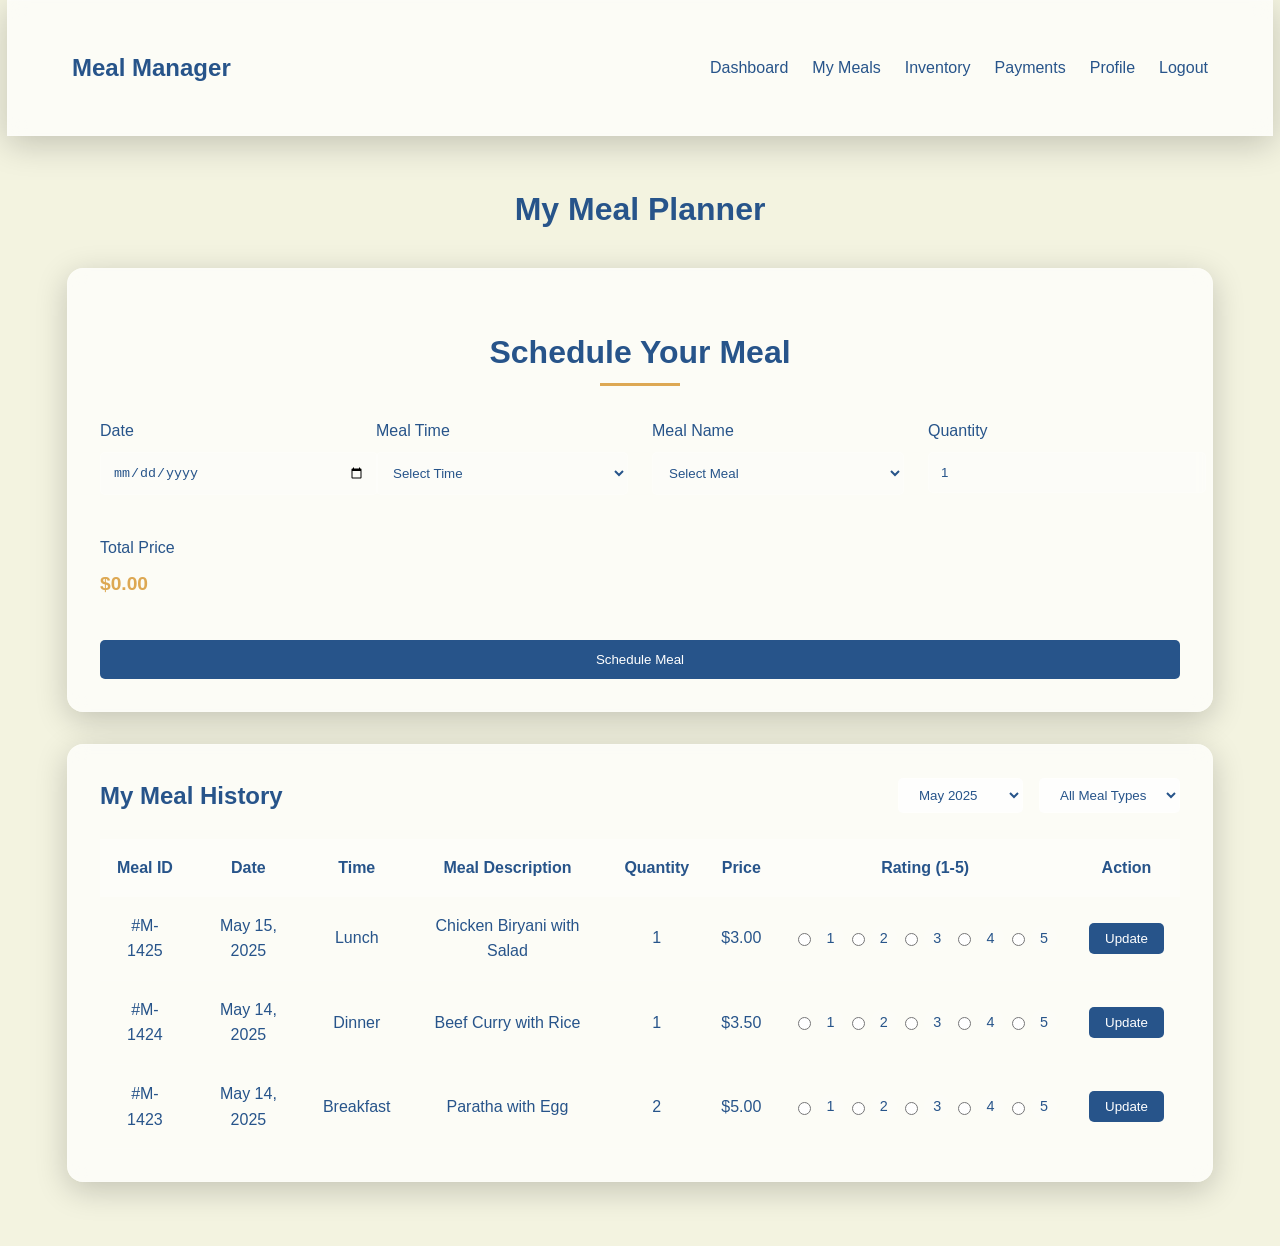
<file: meals.html>
<!DOCTYPE html>
<html lang="en">
<head>
  <meta charset="UTF-8">
  <meta name="viewport" content="width=device-width, initial-scale=1.0">
  <title>My Meals | Bachelor Meal System</title>
  <link rel="stylesheet" href="style.css">
  <style>
    /* Meals Page Specific Styles */
    .meals-container {
      width: 100%;
      max-width: 1200px;
      margin: 2rem auto;
      padding: 0 1rem;
    }

    .meals-header {
      display: flex;
      justify-content: space-between;
      align-items: center;
      margin-bottom: 2rem;
      flex-wrap: wrap;
      gap: 1rem;
    }

    .meals-header h1 {
      color: var(--primary);
      margin: 0;
      text-align: center;
      width: 100%;
    }

    /* Meal Scheduler Section */
    .meal-scheduler {
      background: var(--glass-bg);
      border: 1px solid var(--glass-border);
      border-radius: 1rem;
      padding: 2rem;
      backdrop-filter: blur(10px);
      box-shadow: 0 8px 32px 0 rgba(0, 0, 0, 0.2);
      margin-bottom: 2rem;
    }

    .scheduler-form {
      display: grid;
      grid-template-columns: repeat(auto-fit, minmax(200px, 1fr));
      gap: 1.5rem;
    }

    .form-group {
      margin-bottom: 1rem;
    }

    .form-group label {
      display: block;
      margin-bottom: 0.5rem;
      font-weight: 500;
    }

    .form-control {
      width: 100%;
      padding: 0.75rem;
      border: 1px solid var(--glass-border);
      border-radius: 5px;
      background: rgba(255, 255, 255, 0.2);
      color: var(--dark-primary);
    }

    .price-display {
      font-size: 1.2rem;
      font-weight: bold;
      color: var(--accent);
      margin-top: 0.5rem;
    }

    .schedule-btn {
      grid-column: 1 / -1;
      padding: 0.75rem;
      background: var(--primary);
      color: white;
      border: none;
      border-radius: 5px;
      cursor: pointer;
      font-weight: 500;
      transition: background 0.3s;
    }

    .schedule-btn:hover {
      background: var(--dark-primary);
    }

    /* Meal History Section */
    .meal-history {
      background: var(--glass-bg);
      border: 1px solid var(--glass-border);
      border-radius: 1rem;
      padding: 2rem;
      backdrop-filter: blur(10px);
      box-shadow: 0 8px 32px 0 rgba(0, 0, 0, 0.2);
      margin-bottom: 2rem;
    }

    .meal-history-header {
      display: flex;
      justify-content: space-between;
      align-items: center;
      margin-bottom: 1.5rem;
      flex-wrap: wrap;
      gap: 1rem;
    }

    .meal-history-header h2 {
      color: var(--primary);
      margin: 0;
    }

    .filter-options {
      display: flex;
      gap: 1rem;
      justify-content: flex-end;
      flex-wrap: wrap;
    }

    .filter-options select {
      padding: 0.5rem 1rem;
      border-radius: 5px;
      border: 1px solid var(--glass-border);
      background: var(--glass-bg);
      color: var(--dark-primary);
    }

    /* Meals Table */
    .meals-table {
      width: 100%;
      border-collapse: collapse;
    }

    .meals-table th {
      background: rgba(255, 255, 255, 0.3);
      text-align: center;
      padding: 1rem;
      position: sticky;
      top: 0;
    }

    .meals-table td {
      padding: 1rem;
      border-bottom: 1px solid rgba(255, 255, 255, 0.1);
      vertical-align: middle;
      text-align: center;
    }

    .meals-table tr:hover {
      background: rgba(255, 255, 255, 0.1);
    }

    /* Rating System */
    .rating-options {
      display: flex;
      gap: 0.2rem;
      align-items: center;
      justify-content: center;
    }

    .rating-options label {
      display: flex;
      align-items: center;
      justify-content: center;
      width: 26px;
      height: 26px;
      background: rgba(255, 255, 255, 0.1);
      border-radius: 50%;
      cursor: pointer;
      transition: all 0.2s;
      font-size: 0.9rem;
    }

    .rating-options label:hover {
      background: var(--accent);
      color: white;
    }

    .rating-options input[type="radio"]:checked + label {
      background: var(--accent);
      color: white;
      font-weight: bold;
    }

    /* Update Button */
    .update-btn {
      padding: 0.5rem 1rem;
      background: var(--primary);
      color: white;
      border: none;
      border-radius: 5px;
      cursor: pointer;
      transition: background 0.3s;
    }

    .update-btn:hover {
      background: var(--dark-primary);
    }

    /* Responsive Design */
    @media (max-width: 768px) {
      .meals-table {
        display: block;
        overflow-x: auto;
      }
      
      .meal-history-header {
        flex-direction: column;
        align-items: flex-start;
      }
      
      .filter-options {
        width: 100%;
        justify-content: flex-start;
      }
      
      .rating-options {
        flex-wrap: wrap;
        gap: 0.1rem;
      }

      .rating-options label {
        width: 22px;
        height: 22px;
        font-size: 0.8rem;
      }

      .scheduler-form {
        grid-template-columns: 1fr;
      }
    }
  </style>
</head>
<body>
  <!-- Navigation Bar -->
  <nav class="glass-card">
    <div class="nav-container">
      <a href="index.html" class="nav-logo">Meal Manager</a>
      <div class="nav-links">
        <a href="user-dashboard.html">Dashboard</a>
        <a href="meals.html" class="active">My Meals</a>
        <a href="inventory.html">Inventory</a>
        <a href="payments.html">Payments</a>
        <a href="profile.html">Profile</a>
        <a href="logout.html">Logout</a>
      </div>
    </div>
  </nav>

  <main class="meals-container">
    <header class="meals-header">
      <h1>My Meal Planner</h1>
    </header>

    <!-- Meal Scheduler Section -->
    <section class="glass-card meal-scheduler">
      <h2 class="section-heading">Schedule Your Meal</h2>
      <form class="scheduler-form" id="mealSchedulerForm">
        <div class="form-group">
          <label for="meal-date">Date</label>
          <input type="date" id="meal-date" class="form-control" required>
        </div>
        
        <div class="form-group">
          <label for="meal-time">Meal Time</label>
          <select id="meal-time" class="form-control" required>
            <option value="">Select Time</option>
            <option value="breakfast">Breakfast</option>
            <option value="lunch">Lunch</option>
            <option value="dinner">Dinner</option>
          </select>
        </div>
        
        <div class="form-group">
          <label for="meal-name">Meal Name</label>
          <select id="meal-name" class="form-control" required>
            <option value="">Select Meal</option>
            <option value="chicken-biryani" data-price="3.00">Chicken Biryani ($3.00)</option>
            <option value="beef-curry" data-price="3.50">Beef Curry ($3.50)</option>
            <option value="fish-curry" data-price="3.00">Fish Curry ($3.00)</option>
            <option value="vegetable-khichuri" data-price="2.50">Vegetable Khichuri ($2.50)</option>
            <option value="paratha-egg" data-price="2.50">Paratha with Egg ($2.50)</option>
          </select>
        </div>
        
        <div class="form-group">
          <label for="meal-quantity">Quantity</label>
          <input type="number" id="meal-quantity" class="form-control" min="1" value="1" required>
        </div>
        
        <div class="form-group">
          <label>Total Price</label>
          <div class="price-display" id="total-price">$0.00</div>
        </div>
        
        <button type="submit" class="schedule-btn">Schedule Meal</button>
      </form>
    </section>

    <!-- Meal History Section -->
    <section class="glass-card meal-history">
      <div class="meal-history-header">
        <h2>My Meal History</h2>
        <div class="filter-options">
          <select id="month-filter">
            <option value="all">All Months</option>
            <option value="may" selected>May 2025</option>
            <option value="april">April 2025</option>
            <option value="march">March 2025</option>
          </select>
          <select id="meal-type-filter">
            <option value="all">All Meal Types</option>
            <option value="breakfast">Breakfast</option>
            <option value="lunch">Lunch</option>
            <option value="dinner">Dinner</option>
          </select>
        </div>
      </div>
      
      <table class="meals-table">
        <thead>
          <tr>
            <th>Meal ID</th>
            <th>Date</th>
            <th>Time</th>
            <th>Meal Description</th>
            <th>Quantity</th>
            <th>Price</th>
            <th>Rating (1-5)</th>
            <th>Action</th>
          </tr>
        </thead>
        <tbody>
          <!-- Meal Entry 1 -->
          <tr>
            <td>#M-1425</td>
            <td>May 15, 2025</td>
            <td>Lunch</td>
            <td>Chicken Biryani with Salad</td>
            <td>1</td>
            <td>$3.00</td>
            <td>
              <div class="rating-options">
                <input type="radio" id="meal1425-rating1" name="meal1425-rating" value="1">
                <label for="meal1425-rating1">1</label>
                <input type="radio" id="meal1425-rating2" name="meal1425-rating" value="2">
                <label for="meal1425-rating2">2</label>
                <input type="radio" id="meal1425-rating3" name="meal1425-rating" value="3">
                <label for="meal1425-rating3">3</label>
                <input type="radio" id="meal1425-rating4" name="meal1425-rating" value="4">
                <label for="meal1425-rating4">4</label>
                <input type="radio" id="meal1425-rating5" name="meal1425-rating" value="5">
                <label for="meal1425-rating5">5</label>
              </div>
            </td>
            <td>
              <button class="update-btn">Update</button>
            </td>
          </tr>
          <!-- Meal Entry 2 -->
          <tr>
            <td>#M-1424</td>
            <td>May 14, 2025</td>
            <td>Dinner</td>
            <td>Beef Curry with Rice</td>
            <td>1</td>
            <td>$3.50</td>
            <td>
              <div class="rating-options">
                <input type="radio" id="meal1424-rating1" name="meal1424-rating" value="1">
                <label for="meal1424-rating1">1</label>
                <input type="radio" id="meal1424-rating2" name="meal1424-rating" value="2">
                <label for="meal1424-rating2">2</label>
                <input type="radio" id="meal1424-rating3" name="meal1424-rating" value="3">
                <label for="meal1424-rating3">3</label>
                <input type="radio" id="meal1424-rating4" name="meal1424-rating" value="4">
                <label for="meal1424-rating4">4</label>
                <input type="radio" id="meal1424-rating5" name="meal1424-rating" value="5">
                <label for="meal1424-rating5">5</label>
              </div>
            </td>
            <td>
              <button class="update-btn">Update</button>
            </td>
          </tr>
          <!-- Meal Entry 3 -->
          <tr>
            <td>#M-1423</td>
            <td>May 14, 2025</td>
            <td>Breakfast</td>
            <td>Paratha with Egg</td>
            <td>2</td>
            <td>$5.00</td>
            <td>
              <div class="rating-options">
                <input type="radio" id="meal1423-rating1" name="meal1423-rating" value="1">
                <label for="meal1423-rating1">1</label>
                <input type="radio" id="meal1423-rating2" name="meal1423-rating" value="2">
                <label for="meal1423-rating2">2</label>
                <input type="radio" id="meal1423-rating3" name="meal1423-rating" value="3">
                <label for="meal1423-rating3">3</label>
                <input type="radio" id="meal1423-rating4" name="meal1423-rating" value="4">
                <label for="meal1423-rating4">4</label>
                <input type="radio" id="meal1423-rating5" name="meal1423-rating" value="5">
                <label for="meal1423-rating5">5</label>
              </div>
            </td>
            <td>
              <button class="update-btn">Update</button>
            </td>
          </tr>
        </tbody>
      </table>
    </section>
  </main>

  <script>
    // Price calculation script
    document.getElementById('meal-name').addEventListener('change', updatePrice);
    document.getElementById('meal-quantity').addEventListener('input', updatePrice);

    function updatePrice() {
      const mealSelect = document.getElementById('meal-name');
      const quantity = document.getElementById('meal-quantity').value;
      const priceDisplay = document.getElementById('total-price');
      
      if (mealSelect.selectedIndex > 0) {
        const price = parseFloat(mealSelect.options[mealSelect.selectedIndex].dataset.price);
        const totalPrice = (price * quantity).toFixed(2);
        priceDisplay.textContent = `$${totalPrice}`;
      } else {
        priceDisplay.textContent = '$0.00';
      }
    }
  </script>
</body>
</html>
</file>
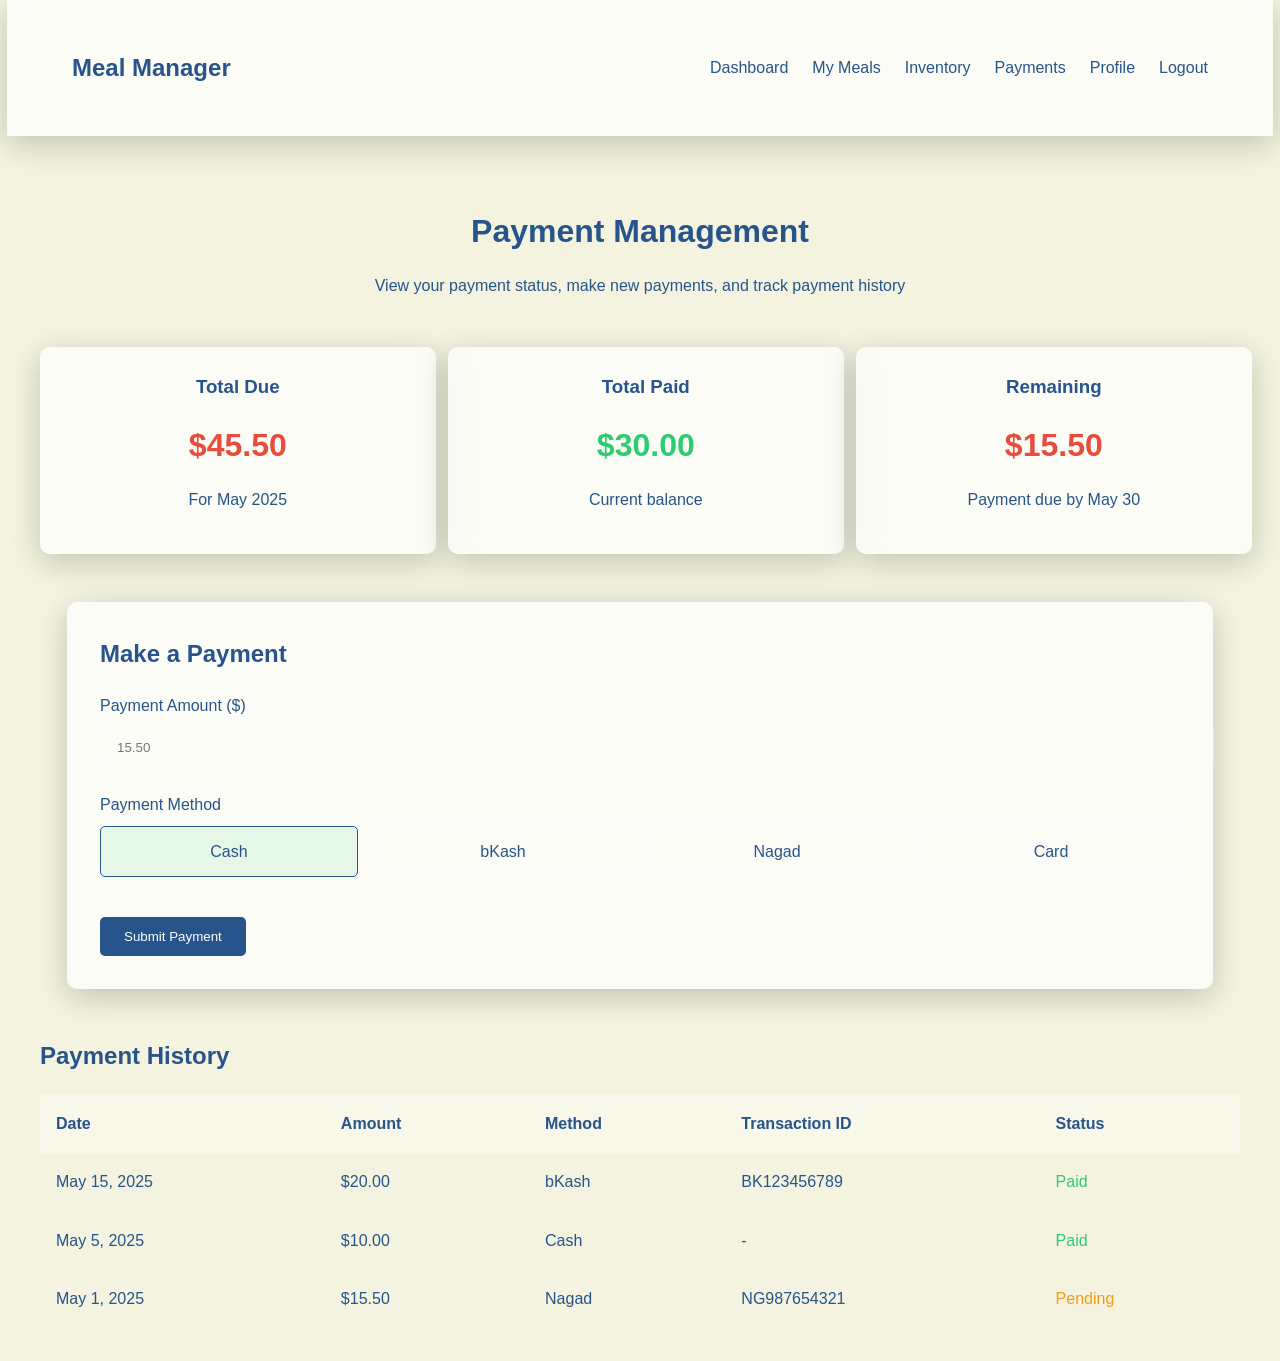
<file: payments.html>
<!DOCTYPE html>
<html lang="en">
<head>
  <meta charset="UTF-8">
  <meta name="viewport" content="width=device-width, initial-scale=1.0">
  <title>Payments | Bachelor Meal System</title>
  <link rel="stylesheet" href="style.css">
  <style>
    /* Payments Page Specific Styles */
    .payments-container {
      width: 100%;
      max-width: 1200px;
      margin: 2rem auto;
      padding: 0 1rem;
    }

    .payments-header {
      text-align: center;
      margin-bottom: 2rem;
    }

    .payments-header h1 {
      color: var(--primary);
      margin-bottom: 1rem;
    }

    /* Payment Summary Cards */
    .summary-cards {
      display: grid;
      grid-template-columns: repeat(auto-fit, minmax(300px, 1fr));
      gap: 1.5rem;
      margin-bottom: 2rem;
    }

    .summary-card {
      background: var(--glass-bg);
      border: 1px solid var(--glass-border);
      border-radius: 10px;
      padding: 1.5rem;
      text-align: center;
    }

    .summary-card h3 {
      margin-top: 0;
      color: var(--dark-primary);
    }

    .summary-card .amount {
      font-size: 2rem;
      font-weight: bold;
      margin: 0.5rem 0;
    }

    .due {
      color: #e74c3c;
    }

    .paid {
      color: #2ecc71;
    }

    /* Payment Form */
    .payment-form {
      background: var(--glass-bg);
      border: 1px solid var(--glass-border);
      border-radius: 10px;
      padding: 2rem;
      margin-top: 2rem;
    }

    .payment-form h2 {
      margin-top: 0;
      color: var(--primary);
    }

    .form-group {
      margin-bottom: 1.5rem;
    }

    .form-group label {
      display: block;
      margin-bottom: 0.5rem;
      font-weight: 500;
    }

    .form-control {
      width: 100%;
      padding: 0.75rem 1rem;
      border-radius: 5px;
      border: 1px solid var(--glass-border);
      background: rgba(255, 255, 255, 0.1);
      color: var(--dark-primary);
    }

    .payment-methods {
      display: flex;
      gap: 1rem;
      flex-wrap: wrap;
    }

    .payment-method {
      flex: 1;
      min-width: 120px;
    }

    .payment-method input[type="radio"] {
      display: none;
    }

    .payment-method label {
      display: block;
      padding: 0.75rem;
      border: 1px solid var(--glass-border);
      border-radius: 5px;
      text-align: center;
      cursor: pointer;
      transition: all 0.3s;
    }

    .payment-method input[type="radio"]:checked + label {
      border-color: var(--primary);
      background: rgba(46, 204, 113, 0.1);
    }

    .btn {
      padding: 0.75rem 1.5rem;
      border-radius: 5px;
      border: none;
      cursor: pointer;
      font-weight: 500;
      transition: all 0.3s;
    }

    .btn-primary {
      background: var(--primary);
      color: white;
    }

    .btn-primary:hover {
      background: var(--dark-primary);
    }

    /* Payment History */
    .payment-history {
      margin-top: 3rem;
    }

    .history-table {
      width: 100%;
      border-collapse: collapse;
      margin-top: 1rem;
    }

    .history-table th {
      background: rgba(255, 255, 255, 0.3);
      text-align: left;
      padding: 1rem;
    }

    .history-table td {
      padding: 1rem;
      border-bottom: 1px solid rgba(255, 255, 255, 0.1);
    }

    .status-paid {
      color: #2ecc71;
      font-weight: 500;
    }

    .status-pending {
      color: #f39c12;
      font-weight: 500;
    }

    /* Responsive Design */
    @media (max-width: 768px) {
      .summary-cards {
        grid-template-columns: 1fr;
      }
      
      .payment-methods {
        flex-direction: column;
      }
      
      .history-table {
        display: block;
        overflow-x: auto;
      }
    }
  </style>
</head>
<body>
  <!-- Navigation Bar -->
  <nav class="glass-card">
    <div class="nav-container">
      <a href="index.html" class="nav-logo">Meal Manager</a>
      <div class="nav-links">
        <a href="user-dashboard.html">Dashboard</a>
        <a href="meals.html">My Meals</a>
        <a href="inventory.html">Inventory</a>
        <a href="payments.html" class="active">Payments</a>
        <a href="profile.html">Profile</a>
        <a href="logout.html">Logout</a>
      </div>
    </div>
  </nav>

  <main class="payments-container">
    <header class="payments-header">
      <h1>Payment Management</h1>
      <p>View your payment status, make new payments, and track payment history</p>
    </header>

    <section class="summary-cards">
      <div class="summary-card glass-card">
        <h3>Total Due</h3>
        <div class="amount due">$45.50</div>
        <p>For May 2025</p>
      </div>
      <div class="summary-card glass-card">
        <h3>Total Paid</h3>
        <div class="amount paid">$30.00</div>
        <p>Current balance</p>
      </div>
      <div class="summary-card glass-card">
        <h3>Remaining</h3>
        <div class="amount due">$15.50</div>
        <p>Payment due by May 30</p>
      </div>
    </section>

    <section class="payment-form glass-card">
      <h2>Make a Payment</h2>
      <form id="paymentForm">
        <div class="form-group">
          <label for="paymentAmount">Payment Amount ($)</label>
          <input type="number" id="paymentAmount" class="form-control" min="1" step="0.01" placeholder="15.50" required>
        </div>

        <div class="form-group">
          <label>Payment Method</label>
          <div class="payment-methods">
            <div class="payment-method">
              <input type="radio" id="cash" name="paymentMethod" value="cash" checked>
              <label for="cash">Cash</label>
            </div>
            <div class="payment-method">
              <input type="radio" id="bkash" name="paymentMethod" value="bkash">
              <label for="bkash">bKash</label>
            </div>
            <div class="payment-method">
              <input type="radio" id="nagad" name="paymentMethod" value="nagad">
              <label for="nagad">Nagad</label>
            </div>
            <div class="payment-method">
              <input type="radio" id="card" name="paymentMethod" value="card">
              <label for="card">Card</label>
            </div>
          </div>
        </div>

        <div class="form-group" id="transactionIdGroup">
          <label for="transactionId">Transaction ID</label>
          <input type="text" id="transactionId" class="form-control" placeholder="Enter transaction ID">
        </div>

        <button type="submit" class="btn btn-primary">Submit Payment</button>
      </form>
    </section>

    <section class="payment-history">
      <h2>Payment History</h2>
      <table class="history-table">
        <thead>
          <tr>
            <th>Date</th>
            <th>Amount</th>
            <th>Method</th>
            <th>Transaction ID</th>
            <th>Status</th>
          </tr>
        </thead>
        <tbody>
          <tr>
            <td>May 15, 2025</td>
            <td>$20.00</td>
            <td>bKash</td>
            <td>BK123456789</td>
            <td class="status-paid">Paid</td>
          </tr>
          <tr>
            <td>May 5, 2025</td>
            <td>$10.00</td>
            <td>Cash</td>
            <td>-</td>
            <td class="status-paid">Paid</td>
          </tr>
          <tr>
            <td>May 1, 2025</td>
            <td>$15.50</td>
            <td>Nagad</td>
            <td>NG987654321</td>
            <td class="status-pending">Pending</td>
          </tr>
        </tbody>
      </table>
    </section>
  </main>

  <script>
    // Show/hide transaction ID field based on payment method
    document.querySelectorAll('input[name="paymentMethod"]').forEach(radio => {
      radio.addEventListener('change', function() {
        const transactionIdGroup = document.getElementById('transactionIdGroup');
        if (this.value === 'cash') {
          transactionIdGroup.style.display = 'none';
          document.getElementById('transactionId').required = false;
        } else {
          transactionIdGroup.style.display = 'block';
          document.getElementById('transactionId').required = true;
        }
      });
    });

    // Initialize to hide transaction ID if cash is selected
    document.addEventListener('DOMContentLoaded', function() {
      if (document.getElementById('cash').checked) {
        document.getElementById('transactionIdGroup').style.display = 'none';
      }
    });

    // Form submission handling
    document.getElementById('paymentForm').addEventListener('submit', function(e) {
      e.preventDefault();
      alert('Payment submitted successfully!');
      this.reset();
      // In a real app, you would send this data to your backend
    });
  </script>
</body>
</html>
</file>
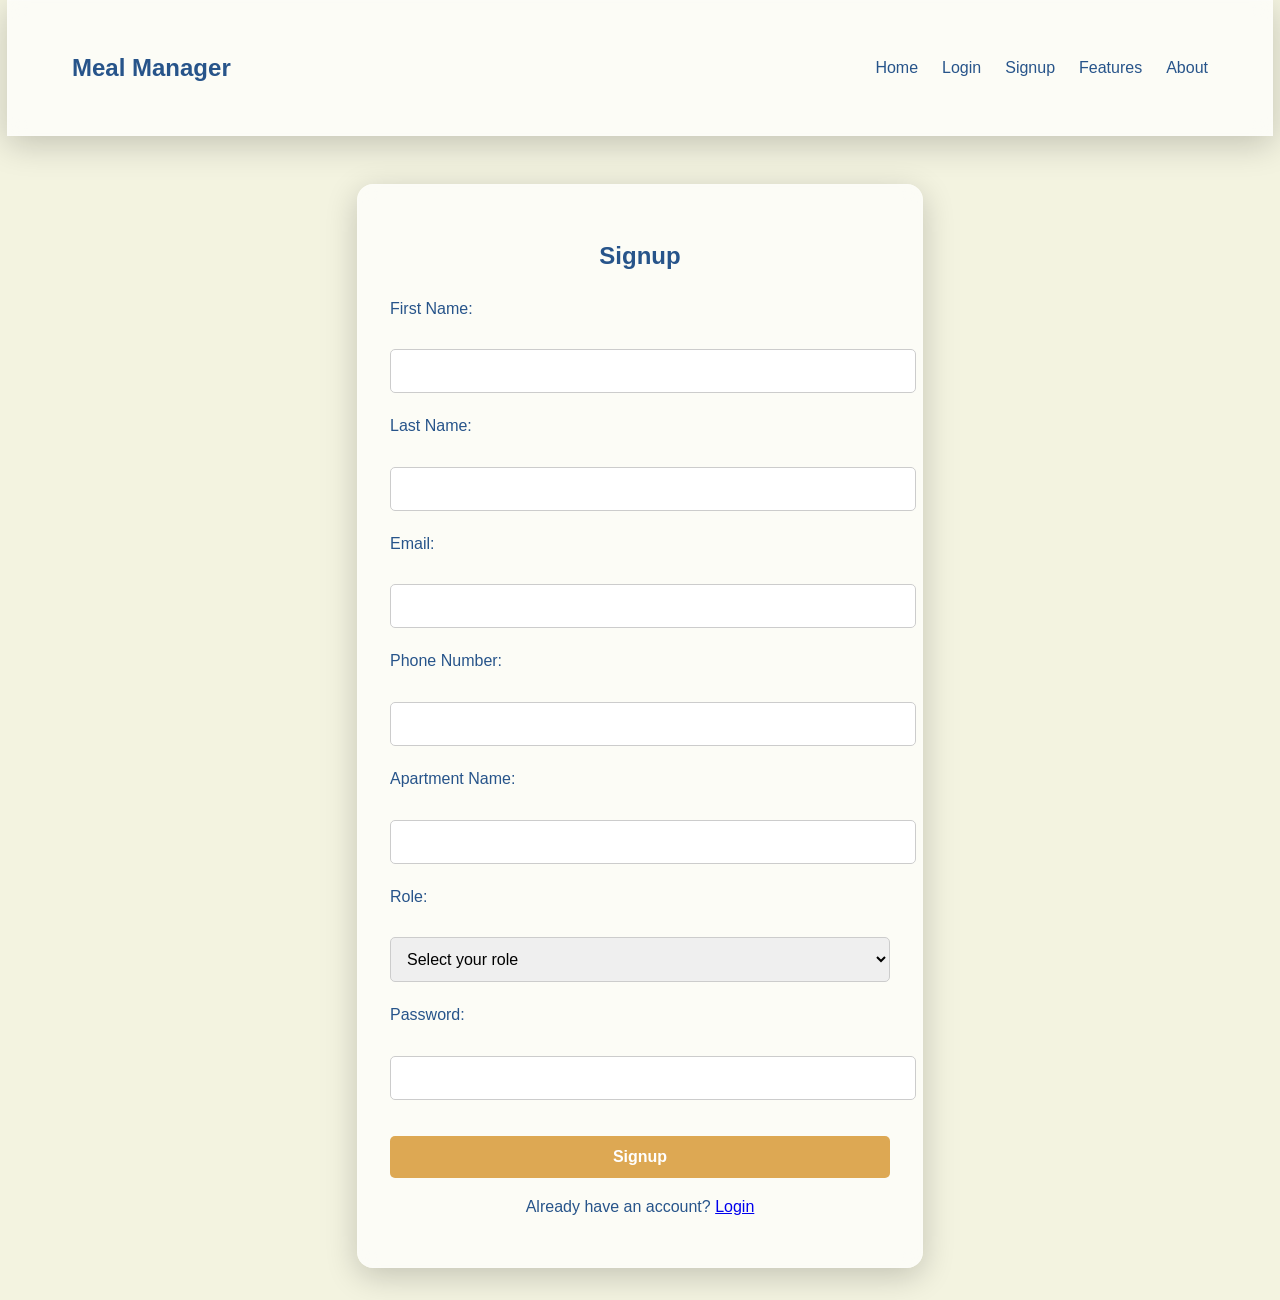
<file: signup.html>
<!DOCTYPE html>
<html lang="en">
<head>
  <meta charset="UTF-8">
  <title>Signup - Bachelor Meal System</title>
  <link rel="stylesheet" href="style.css">
</head>
<body>
  <!-- Navigation Bar -->
  <nav class="glass-card">
    <div class="nav-container">
      <a href="index.html" class="nav-logo">Meal Manager</a>
      <div class="nav-links">
        <a href="index.html">Home</a>
        <a href="login.html">Login</a>
        <a href="signup.html">Signup</a>
        <a href="index.html#features">Features</a>
        <a href="index.html#about">About</a>
      </div>
    </div>
  </nav>

  <main class="center-container">
    <section class="glass-card centered-form">
      <h2>Signup</h2>
      <form action="process_signup.php" method="post">
        <label for="firstname">First Name:</label>
        <input type="text" name="firstname" id="firstname" required>

        <label for="lastname">Last Name:</label>
        <input type="text" name="lastname" id="lastname" required>

        <label for="email">Email:</label>
        <input type="email" name="email" id="email" required>

        <label for="phone">Phone Number:</label>
        <input type="tel" name="phone" id="phone" required>

        <label for="apartment">Apartment Name:</label>
        <input type="text" name="apartment" id="apartment" required>

        <label for="role">Role:</label>
        <select name="role" id="role" required>
          <option value="" disabled selected>Select your role</option>
          <option value="admin">Admin</option>
          <option value="member">Member</option>
        </select>

        <label for="password">Password:</label>
        <input type="password" name="password" id="password" required>

        <button type="submit">Signup</button>
      </form>
      <p>Already have an account? <a href="login.html">Login</a></p>
    </section>
  </main>
</body>
</html>
</file>
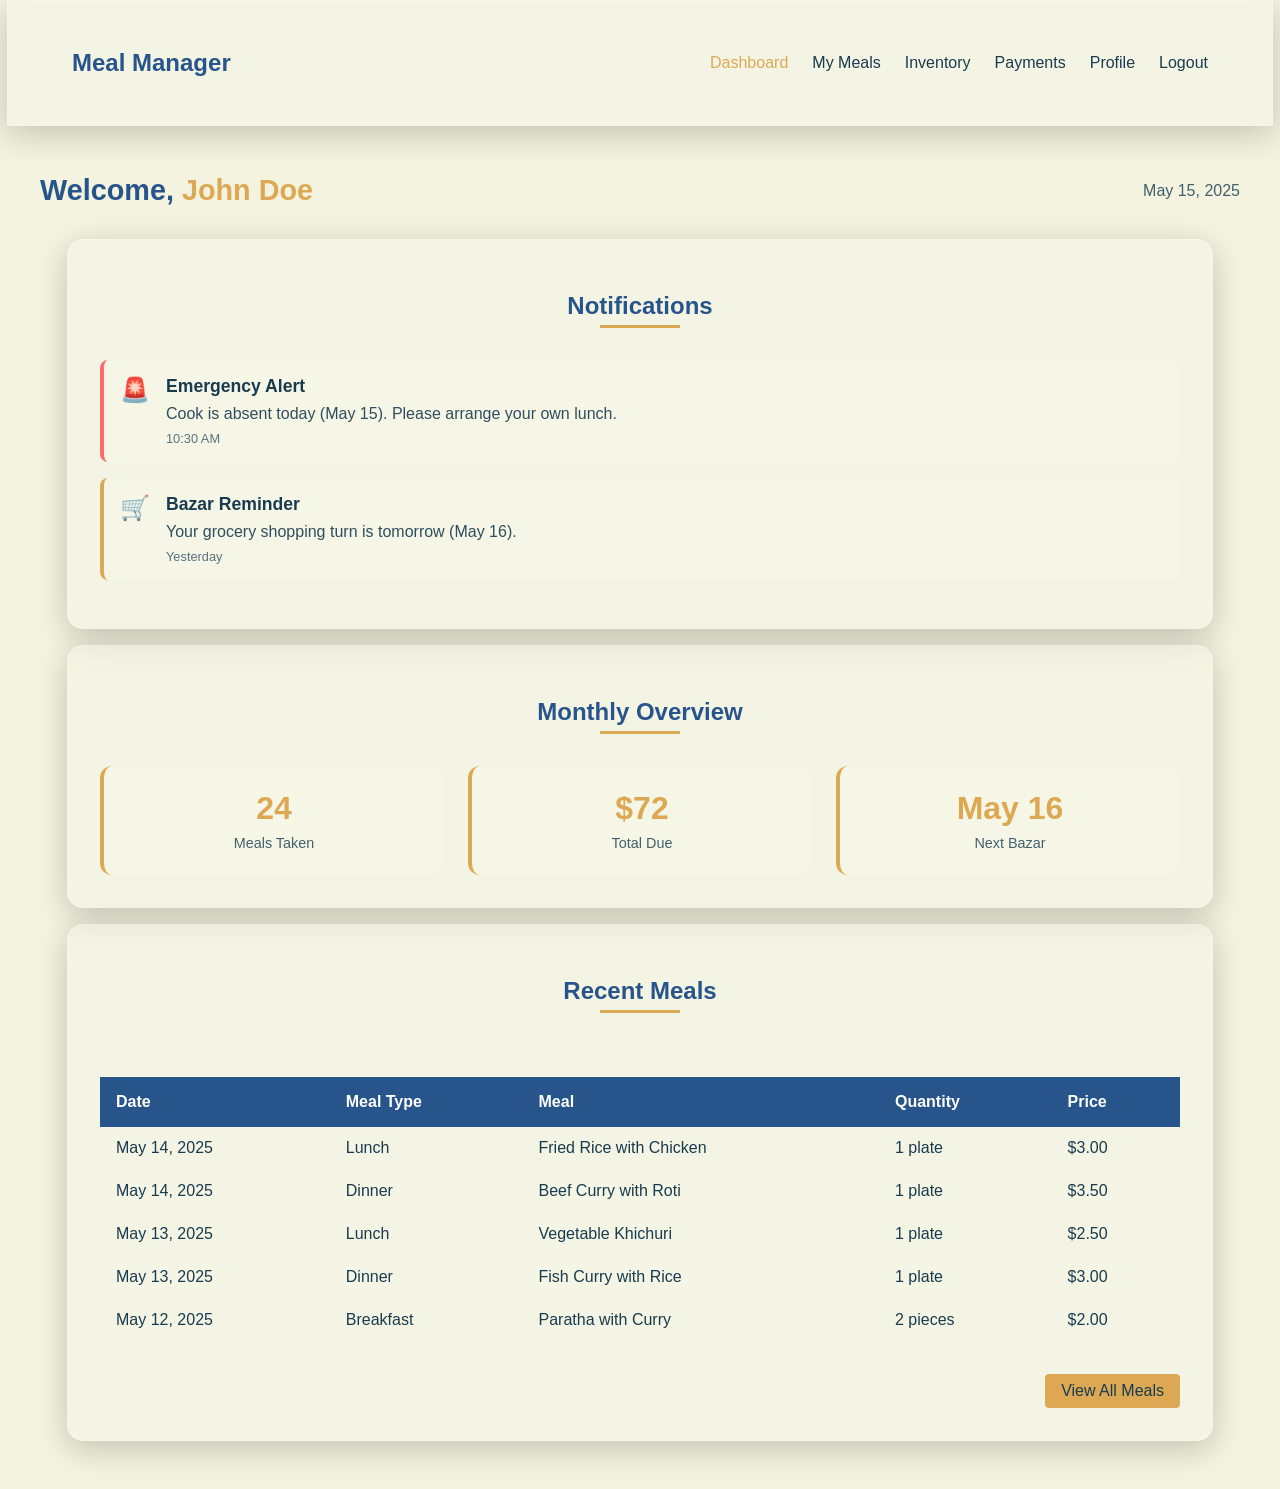
<file: user-dashboard.html>
<!DOCTYPE html>
<html lang="en">
<head>
  <meta charset="UTF-8">
  <meta name="viewport" content="width=device-width, initial-scale=1.0">
  <title>User Dashboard | Bachelor Meal System</title>
  <style>
    :root {
      --light-bg: #F3F3E0;
      --primary: #27548A;
      --dark-primary: #183B4E;
      --accent: #DDA853;
      --glass-bg: rgba(255, 255, 255, 0.15);
      --glass-border: rgba(255, 255, 255, 0.2);
    }

    body {
      font-family: 'Segoe UI', Tahoma, Geneva, Verdana, sans-serif;
      margin: 0;
      background-color: var(--light-bg);
      color: var(--dark-primary);
      display: flex;
      flex-direction: column;
      align-items: center;
      min-height: 100vh;
    }

    /* Navigation Bar */
    nav.glass-card {
      width: 100%;
      border-radius: 0;
      margin-top: 0;
      position: sticky;
      top: 0;
      z-index: 100;
    }

    .nav-container {
      display: flex;
      justify-content: space-between;
      align-items: center;
      padding: 1rem 2rem;
      max-width: 1200px;
      margin: 0 auto;
    }

    .nav-logo {
      font-weight: bold;
      font-size: 1.5rem;
      text-decoration: none;
      color: var(--primary);
    }

    .nav-links {
      display: flex;
      gap: 1.5rem;
    }

    .nav-links a {
      text-decoration: none;
      color: var(--dark-primary);
      font-weight: 500;
      transition: color 0.3s;
    }

    .nav-links a:hover, .nav-links a.active {
      color: var(--accent);
      text-decoration: none;
    }

    /* Glass Card */
    .glass-card {
      background: var(--glass-bg);
      border: 1px solid var(--glass-border);
      border-radius: 1rem;
      padding: 2rem;
      backdrop-filter: blur(10px);
      box-shadow: 0 8px 32px 0 rgba(0, 0, 0, 0.2);
      width: 90%;
      max-width: 1200px;
      margin: 1rem auto;
    }

    /* Dashboard Container */
    .dashboard-container {
      width: 100%;
      max-width: 1200px;
      margin: 2rem auto;
      padding: 0 1rem;
    }

    /* Dashboard Header */
    .dashboard-header {
      display: flex;
      justify-content: space-between;
      align-items: center;
      margin-bottom: 2rem;
    }

    .dashboard-header h1 {
      margin: 0;
      font-size: 1.8rem;
      color: var(--primary);
    }

    .user-name {
      color: var(--accent);
    }

    .current-date {
      font-size: 1rem;
      color: var(--dark-primary);
      opacity: 0.8;
    }

    /* Section Headings */
    .section-heading {
      text-align: center;
      margin-bottom: 2rem;
      color: var(--primary);
      font-size: 1.5rem;
      position: relative;
      padding-bottom: 0.5rem;
    }

    .section-heading::after {
      content: '';
      position: absolute;
      bottom: 0;
      left: 50%;
      transform: translateX(-50%);
      width: 80px;
      height: 3px;
      background: var(--accent);
    }

    /* Notifications Section */
    .notification {
      display: flex;
      gap: 1rem;
      padding: 1rem;
      border-radius: 0.5rem;
      margin-bottom: 1rem;
      background: rgba(255, 255, 255, 0.1);
    }

    .notification.emergency {
      border-left: 4px solid #ff6b6b;
    }

    .notification.reminder {
      border-left: 4px solid var(--accent);
    }

    .notification-icon {
      font-size: 1.5rem;
    }

    .notification-content {
      flex: 1;
    }

    .notification-content h3 {
      margin: 0 0 0.5rem 0;
      font-size: 1.1rem;
    }

    .notification-content p {
      margin: 0;
      opacity: 0.9;
    }

    .notification-time {
      font-size: 0.8rem;
      opacity: 0.7;
      margin-top: 0.5rem;
    }

    /* Stats Overview */
    .stats-grid {
      display: grid;
      grid-template-columns: repeat(auto-fit, minmax(200px, 1fr));
      gap: 1.5rem;
    }

    .stat-card {
      background: rgba(255, 255, 255, 0.1);
      padding: 1.5rem;
      border-radius: 0.75rem;
      text-align: center;
      border-left: 4px solid var(--accent);
    }

    .stat-value {
      font-size: 2rem;
      font-weight: bold;
      color: var(--accent);
      margin-bottom: 0.5rem;
    }

    .stat-label {
      font-size: 0.9rem;
      opacity: 0.8;
    }

    /* Recent Meals Section */
    .recent-meals-section {
      display: flex;
      flex-direction: column;
      gap: 1rem;
    }

    .meals-table {
      width: 100%;
      border-collapse: collapse;
      margin-top: 1rem;
    }

    .meals-table th {
      background-color: var(--primary);
      color: white;
      padding: 1rem;
      text-align: left;
    }

    .meals-table td {
      padding: 0.75rem 1rem;
      border-bottom: 1px solid rgba(255, 255, 255, 0.1);
    }

    .meals-table tr:nth-child(even) {
      background-color: rgba(255, 255, 255, 0.05);
    }

    .meals-table tr:hover {
      background-color: rgba(255, 255, 255, 0.1);
    }

    .view-all-container {
      display: flex;
      justify-content: flex-end;
      margin-top: 1rem;
    }

    .view-all-button {
      display: inline-block;
      padding: 0.5rem 1rem;
      background-color: var(--accent);
      color: var(--dark-primary);
      border-radius: 4px;
      text-decoration: none;
      font-weight: 500;
      transition: background-color 0.3s;
    }

    .view-all-button:hover {
      background-color: #c49344;
    }

    /* Responsive Design */
    @media (max-width: 768px) {
      .nav-container {
        flex-direction: column;
        padding: 1rem;
      }

      .nav-links {
        margin-top: 1rem;
        flex-wrap: wrap;
        justify-content: center;
      }

      .dashboard-header {
        flex-direction: column;
        align-items: flex-start;
        gap: 0.5rem;
      }

      .stats-grid {
        grid-template-columns: 1fr 1fr;
      }

      .meals-table {
        font-size: 0.9rem;
      }
      
      .meals-table th, 
      .meals-table td {
        padding: 0.5rem;
      }
    }

    @media (max-width: 480px) {
      .stats-grid {
        grid-template-columns: 1fr;
      }

      .meals-table {
        display: block;
        overflow-x: auto;
      }

      .section-heading {
        font-size: 1.3rem;
      }
    }
  </style>
</head>
<body>
  <!-- Navigation Bar -->
  <nav class="glass-card">
    <div class="nav-container">
      <a href="index.html" class="nav-logo">Meal Manager</a>
      <div class="nav-links">
        <a href="user-dashboard.html" class="active">Dashboard</a>
        <a href="meals.html">My Meals</a>
        <a href="inventory.html">Inventory</a>
        <a href="payments.html">Payments</a>
        <a href="profile.html">Profile</a>
        <a href="logout.html">Logout</a>
      </div>
    </div>
  </nav>

  <main class="dashboard-container">
    <!-- Dashboard Header -->
    <header class="dashboard-header">
      <h1>Welcome, <span class="user-name">John Doe</span></h1>
      <div class="current-date">May 15, 2025</div>
    </header>

    <!-- Notifications Section -->
    <section class="glass-card notifications-section">
      <h2 class="section-heading">Notifications</h2>
      <div class="notification emergency">
        <div class="notification-icon">🚨</div>
        <div class="notification-content">
          <h3>Emergency Alert</h3>
          <p>Cook is absent today (May 15). Please arrange your own lunch.</p>
          <div class="notification-time">10:30 AM</div>
        </div>
      </div>
      <div class="notification reminder">
        <div class="notification-icon">🛒</div>
        <div class="notification-content">
          <h3>Bazar Reminder</h3>
          <p>Your grocery shopping turn is tomorrow (May 16).</p>
          <div class="notification-time">Yesterday</div>
        </div>
      </div>
    </section>

    <!-- Stats Overview -->
    <section class="glass-card stats-section">
      <h2 class="section-heading">Monthly Overview</h2>
      <div class="stats-grid">
        <div class="stat-card">
          <div class="stat-value">24</div>
          <div class="stat-label">Meals Taken</div>
        </div>
        <div class="stat-card">
          <div class="stat-value">$72</div>
          <div class="stat-label">Total Due</div>
        </div>

        <div class="stat-card">
          <div class="stat-value">May 16</div>
          <div class="stat-label">Next Bazar</div>
        </div>
      </div>
    </section>

    <!-- Recent Meals Section -->
    <section class="glass-card recent-meals-section">
      <h2 class="section-heading">Recent Meals</h2>
      <table class="meals-table">
        <thead>
          <tr>
            <th>Date</th>
            <th>Meal Type</th>
            <th>Meal</th>
            <th>Quantity</th>
            <th>Price</th>
          </tr>
        </thead>
        <tbody>
          <tr>
            <td>May 14, 2025</td>
            <td><span class="meal-type">Lunch</span></td>
            <td>Fried Rice with Chicken</td>
            <td>1 plate</td>
            <td>$3.00</td>
          </tr>
          <tr>
            <td>May 14, 2025</td>
            <td><span class="meal-type">Dinner</span></td>
            <td>Beef Curry with Roti</td>
            <td>1 plate</td>
            <td>$3.50</td>
          </tr>
          <tr>
            <td>May 13, 2025</td>
            <td><span class="meal-type">Lunch</span></td>
            <td>Vegetable Khichuri</td>
            <td>1 plate</td>
            <td>$2.50</td>
          </tr>
          <tr>
            <td>May 13, 2025</td>
            <td><span class="meal-type">Dinner</span></td>
            <td>Fish Curry with Rice</td>
            <td>1 plate</td>
            <td>$3.00</td>
          </tr>
          <tr>
            <td>May 12, 2025</td>
            <td><span class="meal-type">Breakfast</span></td>
            <td>Paratha with Curry</td>
            <td>2 pieces</td>
            <td>$2.00</td>
          </tr>
        </tbody>
      </table>
      <div class="view-all-container">
        <a href="meals.html" class="view-all-button">View All Meals</a>
      </div>
    </section>
  </main>
</body>
</html>
</file>
<file: style.css>
:root {
    --light-bg: #F3F3E0;
    --primary: #27548a;
    --dark-primary: #27548a;
    --accent: #DDA853;
    --glass-bg: rgba(255, 255, 255, 0.7);
    --glass-border: rgba(255, 255, 255, 0.18);
    --error: #ff6b6b;
    --success: #51cf66;
    --warning: #ffd43b;
    --text: #2B3674;
    --text-light: #666666;
    --border: #cccccc;
}

/* Base Styles */
body {
    margin: 0;
    font-family: 'Segoe UI', Tahoma, Geneva, Verdana, sans-serif;
    background-color: var(--light-bg);
    color: var(--dark-primary);
    display: flex;
    flex-direction: column;
    align-items: center;
    min-height: 100vh;
    line-height: 1.6;
}

/* Navigation */
nav.glass-card {
    width: 100%;
    border-radius: 0;
    margin-top: 0;
    position: sticky;
    top: 0;
    z-index: 100;
}

.nav-container {
    display: flex;
    justify-content: space-between;
    align-items: center;
    padding: 1rem 2rem;
    max-width: 1200px;
    margin: 0 auto;
}

.nav-logo {
    font-weight: bold;
    font-size: 1.5rem;
    text-decoration: none;
    color: var(--primary);
}

.nav-links {
    display: flex;
    gap: 1.5rem;
}

.nav-links a {
    text-decoration: none;
    color: var(--dark-primary);
    font-weight: 500;
    transition: color 0.3s;
}

.nav-links a:hover {
    color: var(--accent);
}

/* Glass Card */
.glass-card {
    background: var(--glass-bg);
    border: 1px solid var(--glass-border);
    border-radius: 1rem;
    padding: 2rem;
    backdrop-filter: blur(10px);
    box-shadow: 0 8px 32px 0 rgba(0, 0, 0, 0.2);
    width: 90%;
    max-width: 1200px;
    margin: 1rem auto;
}

/* Hero Section */
.hero-section {
    text-align: center;
    padding: 4rem 2rem;
    margin: 1rem auto 2rem auto;
}

.hero-content {
    max-width: 800px;
    margin: 0 auto;
}

.hero-section h1 {
    font-size: 2.5rem;
    color: var(--primary);
    margin-bottom: 1.5rem;
    line-height: 1.2;
}

.hero-subtitle {
    font-size: 1.25rem;
    color: var(--dark-primary);
    margin-bottom: 2rem;
    max-width: 700px;
    margin-left: auto;
    margin-right: auto;
}

.hero-buttons {
    display: flex;
    justify-content: center;
    gap: 1.5rem;
    margin-top: 2rem;
}

/* Section Headings */
.section-heading {
    text-align: center;
    margin-bottom: 2rem;
    color: var(--primary);
    font-size: 2rem;
    position: relative;
    padding-bottom: 0.5rem;
}

.section-heading::after {
    content: '';
    position: absolute;
    bottom: 0;
    left: 50%;
    transform: translateX(-50%);
    width: 80px;
    height: 3px;
    background: var(--accent);
}

/* Features Section */
.features-list {
    display: grid;
    grid-template-columns: repeat(auto-fit, minmax(300px, 1fr));
    gap: 2rem;
    max-width: 1000px;
    margin: 0 auto;
}

.feature-item {
    background: rgba(255, 255, 255, 0.1);
    padding: 1.5rem;
    border-radius: 0.75rem;
    border-left: 4px solid var(--accent);
    transition: transform 0.3s ease;
}

.feature-item:hover {
    transform: translateY(-5px);
}

.feature-item h3 {
    color: var(--accent);
    margin-top: 0;
    margin-bottom: 0.75rem;
    font-size: 1.25rem;
}

.feature-item p {
    margin: 0;
    color: var(--dark-primary);
}

/* About Section */
.about-content {
    max-width: 800px;
    margin: 0 auto;
    text-align: center;
}

.about-content p {
    margin-bottom: 1.5rem;
}

/* Centered Forms */
.center-container {
    display: flex;
    justify-content: center;
    align-items: center;
    width: 100%;
    flex-grow: 1;
    padding: 2rem 0;
}

.centered-form {
    width: 100%;
    max-width: 500px;
    margin: 0 auto;
    text-align: center;
}

.centered-form form {
    display: flex;
    flex-direction: column;
    gap: 1.25rem;
}

.centered-form label {
    display: block;
    text-align: left;
    margin-bottom: 0.5rem;
    font-weight: 500;
    color: var(--dark-primary);
}

.centered-form input,
.centered-form select,
.centered-form button {
    width: 100%;
    padding: 0.75rem;
    border: 1px solid #ccc;
    border-radius: 5px;
    font-size: 1rem;
}

.centered-form button {
    background-color: var(--accent);
    color: white;
    border: none;
    cursor: pointer;
    transition: background-color 0.3s;
    margin-top: 1rem;
    font-weight: 600;
}

.centered-form button:hover {
    background-color: #c49344;
}

/* Buttons */
.button {
    display: inline-block;
    padding: 0.75rem 1.5rem;
    border-radius: 25px;
    text-decoration: none;
    color: white;
    background-color: var(--primary);
    transition: all 0.3s ease;
    font-weight: 500;
    border: none;
    cursor: pointer;
}

/* Reminder Button Styles */
.btn-remind {
    padding: 0.6rem 1.4rem;
    border-radius: 25px;
    font-weight: 600;
    font-size: 0.9rem;
    cursor: pointer;
    transition: all 0.3s ease;
    background: linear-gradient(145deg, rgba(255, 165, 0, 0.1), rgba(255, 165, 0, 0.2));
    color: #ffa500;
    border: 2px solid #ffa500;
}

.btn-remind:hover {
    background: #ffa500;
    color: white;
    transform: translateY(-2px);
    box-shadow: 0 4px 12px rgba(255, 165, 0, 0.2);
}

.button:hover {
    background-color: var(--dark-primary);
    transform: translateY(-2px);
}

/* Responsive Design */
@media (max-width: 768px) {
    .nav-container {
        flex-direction: column;
        padding: 1rem;
    }

    .nav-links {
        margin-top: 1rem;
        flex-wrap: wrap;
        justify-content: center;
    }

    .hero-section {
        padding: 3rem 1.5rem;
    }

    .hero-section h1 {
        font-size: 2rem;
    }

    .hero-subtitle {
        font-size: 1.1rem;
        padding: 0 1rem;
    }

    .features-list {
        grid-template-columns: 1fr;
    }

    .section-heading {
        font-size: 1.75rem;
    }

    .glass-card {
        padding: 1.5rem;
    }

    .hero-buttons {
        flex-direction: column;
        align-items: center;
        gap: 1rem;
    }
}

@media (max-width: 480px) {
    .section-heading {
        font-size: 1.5rem;
    }
    
    .hero-section h1 {
        font-size: 1.8rem;
    }

    .feature-item h3 {
        font-size: 1.1rem;
    }
    
    .centered-form {
        padding: 1rem;
    }
}

/* Dashboard Specific Styles */
.dashboard-container {
    width: 100%;
    max-width: 1200px;
    margin: 2rem auto;
    padding: 0 1rem;
}

.dashboard-header {
    display: flex;
    justify-content: space-between;
    align-items: center;
    margin-bottom: 2rem;
}

.dashboard-header h1 {
    color: var(--primary);
    margin: 0;
}

.current-date {
    color: var(--dark-primary);
    font-weight: 500;
}

/* Notifications */
.notifications-section {
    margin-bottom: 2rem;
}

.notification {
    display: flex;
    gap: 1rem;
    padding: 1rem;
    border-radius: 0.5rem;
    margin-bottom: 1rem;
    background: rgba(255, 255, 255, 0.2);
}

.notification.emergency {
    border-left: 4px solid #ff6b6b;
}

.notification.reminder {
    border-left: 4px solid #51cf66;
}

.notification-icon {
    font-size: 1.5rem;
}

.notification-content {
    flex: 1;
}

.notification h3 {
    margin: 0 0 0.5rem 0;
    color: var(--dark-primary);
}

.notification p {
    margin: 0;
    color: var(--dark-primary);
}

.notification-time {
    font-size: 0.8rem;
    color: #666;
    margin-top: 0.5rem;
}

/* Stats Grid */
.stats-grid {
    display: grid;
    grid-template-columns: repeat(auto-fit, minmax(200px, 1fr));
    gap: 1.5rem;
}

.stat-card {
    background: rgba(255, 255, 255, 0.2);
    border-radius: 0.75rem;
    padding: 1.5rem;
    text-align: center;
}

.stat-value {
    font-size: 2rem;
    font-weight: bold;
    color: var(--accent);
    margin-bottom: 0.5rem;
}

.stat-label {
    color: var(--dark-primary);
    font-weight: 500;
}

/* Inventory Table */
.inventory-table {
    width: 100%;
    border-collapse: collapse;
}

.inventory-table th {
    background: rgba(255, 255, 255, 0.3);
    text-align: left;
    padding: 1rem;
}

.inventory-table td {
    padding: 0.75rem 1rem;
    border-bottom: 1px solid rgba(255, 255, 255, 0.1);
}

/* Rating Section */
.meals-to-rate {
    display: grid;
    gap: 1.5rem;
}

.meal-card {
    display: flex;
    justify-content: space-between;
    align-items: center;
    padding: 1rem;
    background: rgba(255, 255, 255, 0.1);
    border-radius: 0.5rem;
}

.rating-stars {
    display: flex;
    gap: 0.5rem;
}

.rating-stars input[type="radio"] {
    display: none;
}

.rating-stars label {
    cursor: pointer;
    font-size: 1.5rem;
    color: #ccc;
    transition: color 0.2s;
}

.rating-stars input[type="radio"]:checked ~ label {
    color: #ffcc00;
}

.rating-stars label:hover,
.rating-stars input[type="radio"]:checked + label {
    color: var(--accent);
}

.submit-rating {
    margin-left: 1rem;
    padding: 0.5rem 1rem;
    background: var(--primary);
    color: white;
    border: none;
    border-radius: 0.25rem;
    cursor: pointer;
}

/* Meals Page Specific Styles */
.meals-container {
    width: 100%;
    max-width: 1200px;
    margin: 2rem auto;
    padding: 0 1rem;
}

/* Meal Scheduler Section */
.meal-scheduler {
    background: var(--glass-bg);
    border: 1px solid var(--glass-border);
    border-radius: 1rem;
    padding: 2rem;
    backdrop-filter: blur(10px);
    box-shadow: 0 8px 32px 0 rgba(0, 0, 0, 0.2);
    margin-bottom: 2rem;
}

.scheduler-form {
    display: grid;
    grid-template-columns: repeat(auto-fit, minmax(200px, 1fr));
    gap: 1.5rem;
}

.form-group {
    margin-bottom: 1rem;
}

.form-group label {
    display: block;
    margin-bottom: 0.5rem;
    font-weight: 500;
}

.form-control {
    width: 100%;
    padding: 0.75rem;
    border: 1px solid var(--glass-border);
    border-radius: 5px;
    background: rgba(255, 255, 255, 0.2);
    color: var(--text);
}

.price-display {
    font-size: 1.2rem;
    font-weight: bold;
    color: var(--accent);
    margin-top: 0.5rem;
}

.schedule-btn {
    grid-column: 1 / -1;
    padding: 0.75rem;
    background: var(--primary);
    color: white;
    border: none;
    border-radius: 5px;
    cursor: pointer;
    font-weight: 500;
    transition: background 0.3s;
}

.schedule-btn:hover {
    background: var(--dark-primary);
}

/* Meals Table */
.meals-table {
    width: 100%;
    border-collapse: collapse;
}

.meals-table th {
    background: rgba(255, 255, 255, 0.3);
    text-align: center;
    padding: 1rem;
    position: sticky;
    top: 0;
}

.meals-table td {
    padding: 1rem;
    border-bottom: 1px solid rgba(255, 255, 255, 0.1);
    vertical-align: middle;
    text-align: center;
}

.meals-table tr:hover {
    background: rgba(255, 255, 255, 0.1);
}

/* Rating System */
.rating-options {
    display: flex;
    gap: 0.2rem;
    align-items: center;
    justify-content: center;
}

.rating-options label {
    display: flex;
    align-items: center;
    justify-content: center;
    width: 26px;
    height: 26px;
    background: rgba(255, 255, 255, 0.1);
    border-radius: 50%;
    cursor: pointer;
    transition: all 0.2s;
    font-size: 0.9rem;
}

.rating-options label:hover {
    background: var(--accent);
    color: white;
}

.rating-options input[type="radio"]:checked + label {
    background: var(--accent);
    color: white;
    font-weight: bold;
}

/* Update Button */
.update-btn {
    padding: 0.5rem 1rem;
    background: var(--primary);
    color: white;
    border: none;
    border-radius: 5px;
    cursor: pointer;
    transition: background 0.3s;
}

.update-btn:hover {
    background: var(--dark-primary);
}

/* Payment Section Styles */
.payment-section {
    max-width: 600px;
    margin: 0 auto;
    padding: 2rem;
}

.payment-amount {
    margin-bottom: 2rem;
}

.payment-methods {
    display: grid;
    grid-template-columns: repeat(4, 1fr);
    gap: 1rem;
    margin-bottom: 2rem;
}

.payment-method-option {
    padding: 1rem;
    border: 2px solid var(--border);
    border-radius: 8px;
    text-align: center;
    cursor: pointer;
    transition: all 0.3s ease;
}

.payment-method-option:hover {
    border-color: var(--primary);
    background: rgba(39, 84, 138, 0.1);
}

.payment-method-option.selected {
    border-color: var(--primary);
    background: rgba(39, 84, 138, 0.1);
}

.transaction-id {
    display: none;
    margin-top: 1rem;
    margin-bottom: 2rem;
}

.transaction-id.show {
    display: block;
}

.transaction-id input {
    width: 100%;
    padding: 0.75rem;
    border: 1px solid var(--border);
    border-radius: 5px;
    font-size: 1rem;
    background: rgba(255, 255, 255, 0.9);
}

/* Payment Responsive Design */
@media (max-width: 768px) {
    .payment-methods {
        grid-template-columns: repeat(2, 1fr);
    }
}

@media (max-width: 480px) {
    .payment-methods {
        grid-template-columns: 1fr;
    }
}

/* Payment Responsive Design */
@media (max-width: 600px) {
    .payment-methods {
        grid-template-columns: 1fr;
    }
}

/* Responsive Design */
@media (max-width: 768px) {
    .meals-table {
        display: block;
        overflow-x: auto;
    }
    
    .rating-options {
        flex-wrap: wrap;
        gap: 0.1rem;
    }

    .rating-options label {
        width: 22px;
        height: 22px;
        font-size: 0.8rem;
    }

    .scheduler-form {
        grid-template-columns: 1fr;
    }
}
</file>
